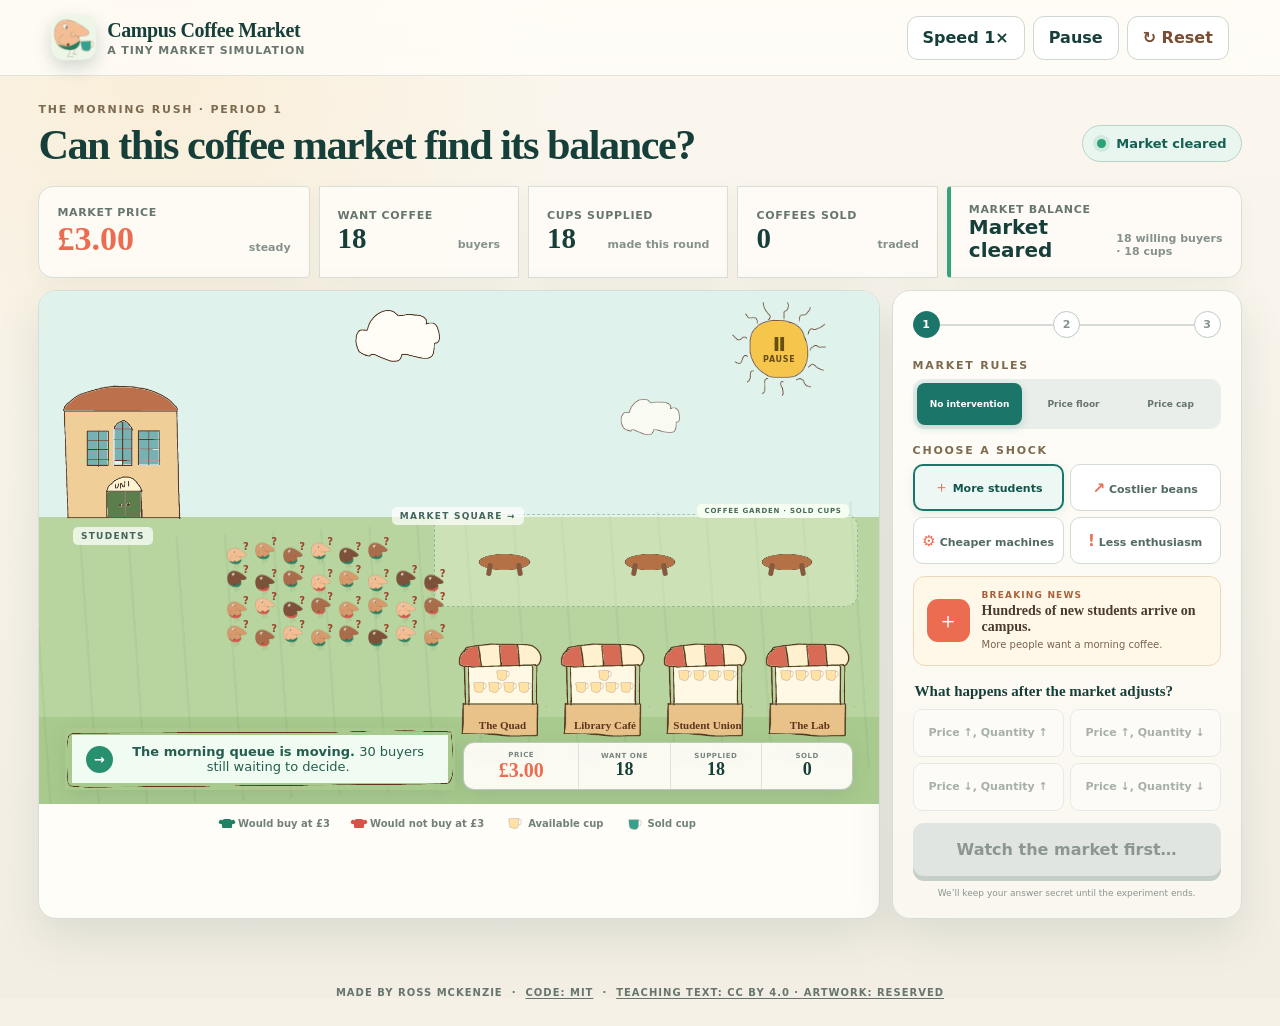
<file: campus-coffee-market/index.html>
<!doctype html>
<html lang="en">
  <head>
    <meta charset="UTF-8" />
    <meta name="viewport" content="width=device-width, initial-scale=1.0" />
    <meta name="theme-color" content="#173f3a" />
    <meta name="description" content="A tiny agent-based coffee market game about price discovery." />
    <meta property="og:title" content="Campus Coffee Market" />
    <meta property="og:description" content="Can a tiny market find its balance? Predict a shock, then watch buyers, coffee shops and prices adjust." />
    <meta property="og:type" content="website" />
    <meta property="og:url" content="https://rossmck94.github.io/campus-coffee-market/" />
    <meta property="og:image" content="https://rossmck94.github.io/campus-coffee-market/social-preview-v3.png" />
    <meta property="og:image:width" content="1200" />
    <meta property="og:image:height" content="630" />
    <meta property="og:image:alt" content="A hand-drawn customer buying coffee from a campus stall." />
    <meta name="twitter:card" content="summary_large_image" />
    <meta name="twitter:title" content="Campus Coffee Market" />
    <meta name="twitter:description" content="An interactive agent-based economics game for university open days." />
    <meta name="twitter:image" content="https://rossmck94.github.io/campus-coffee-market/social-preview-v3.png" />
    <meta name="twitter:image:alt" content="A hand-drawn customer buying coffee from a campus stall." />
    <title>Campus Coffee Market</title>
    <script type="module" crossorigin src="/campus-coffee-market/assets/index-EwYsSI0G.js"></script>
    <link rel="stylesheet" crossorigin href="/campus-coffee-market/assets/index-dgpvRDXJ.css">
  </head>
  <body>
    <div id="app"></div>
  </body>
</html>
</file>
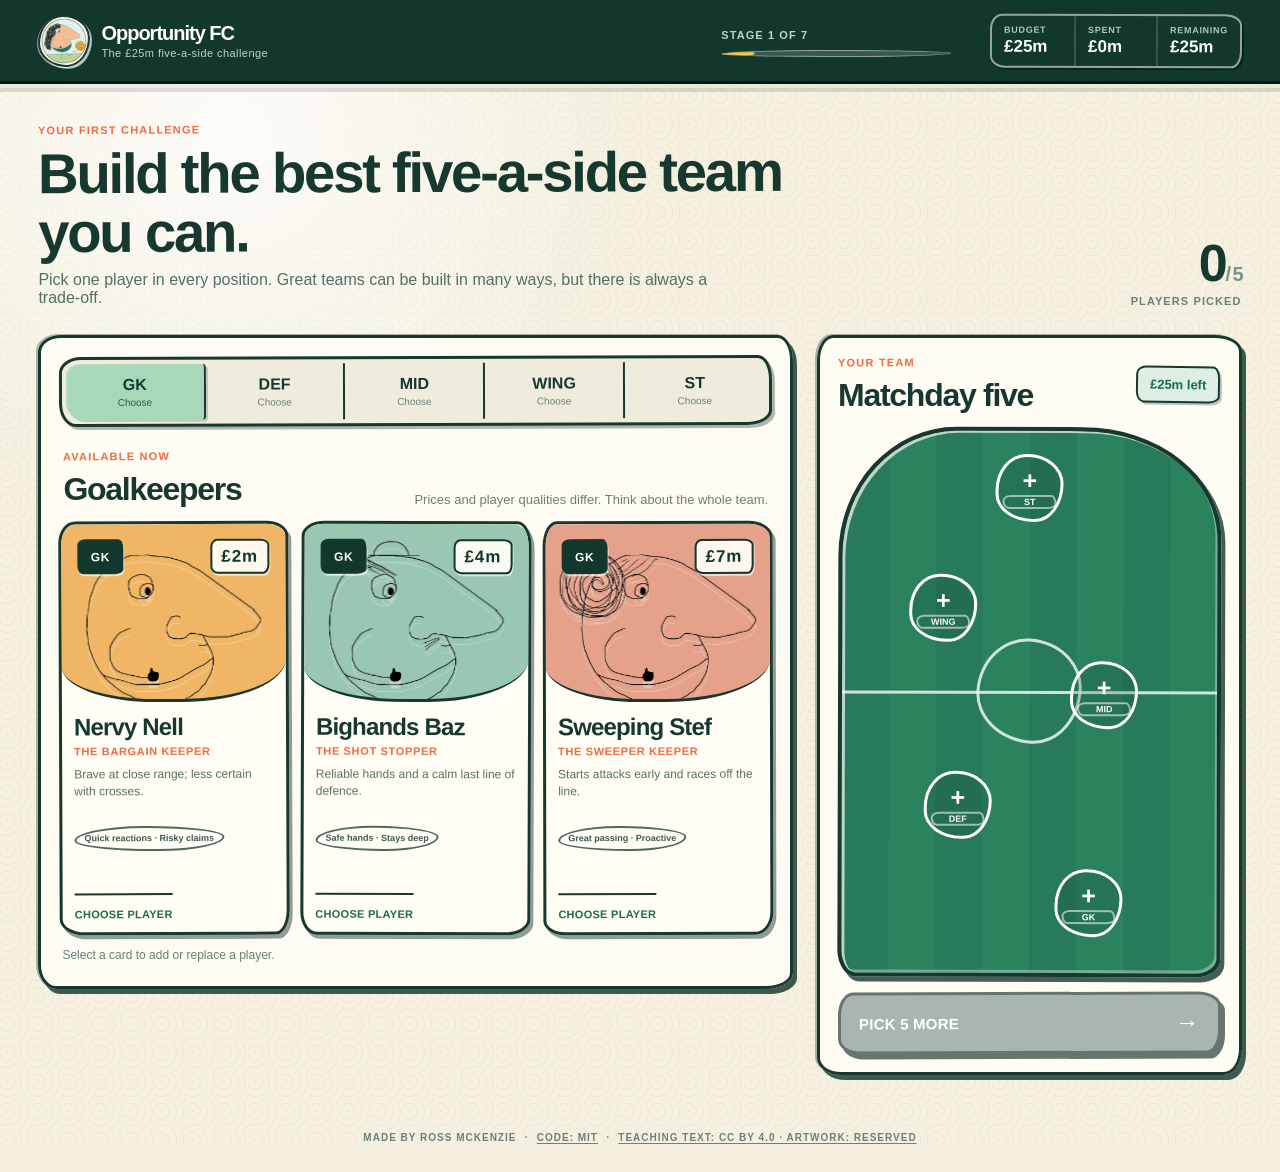
<file: opportunity-fc/index.html>
<!doctype html>
<html lang="en">
  <head>
    <meta charset="UTF-8" />
    <meta name="viewport" content="width=device-width, initial-scale=1.0" />
    <meta name="theme-color" content="#12382d" />
    <meta name="description" content="Build a five-a-side squad and discover the real cost of a superstar signing." />
    <meta property="og:title" content="Opportunity FC" />
    <meta property="og:description" content="Build a five-a-side squad and discover the real cost of a superstar signing." />
    <meta property="og:type" content="website" />
    <meta property="og:url" content="https://rossmck94.github.io/opportunity-fc/" />
    <meta property="og:image" content="https://rossmck94.github.io/opportunity-fc/art/brand/opportunity-fc-link-thumbnail-v4.png" />
    <meta name="twitter:card" content="summary_large_image" />
    <meta name="twitter:title" content="Opportunity FC" />
    <meta name="twitter:description" content="Build a five-a-side squad and discover the real cost of a superstar signing." />
    <meta name="twitter:image" content="https://rossmck94.github.io/opportunity-fc/art/brand/opportunity-fc-link-thumbnail-v4.png" />
    <link rel="icon" type="image/png" href="/opportunity-fc/art/brand/opportunity-fc-icon-v2.png" />
    <title>Opportunity FC</title>
    <script type="module" crossorigin src="/opportunity-fc/assets/index-Dd76mbmJ.js"></script>
    <link rel="stylesheet" crossorigin href="/opportunity-fc/assets/index-BL9ApMF2.css">
  </head>
  <body>
    <div id="app"></div>
  </body>
</html>
</file>
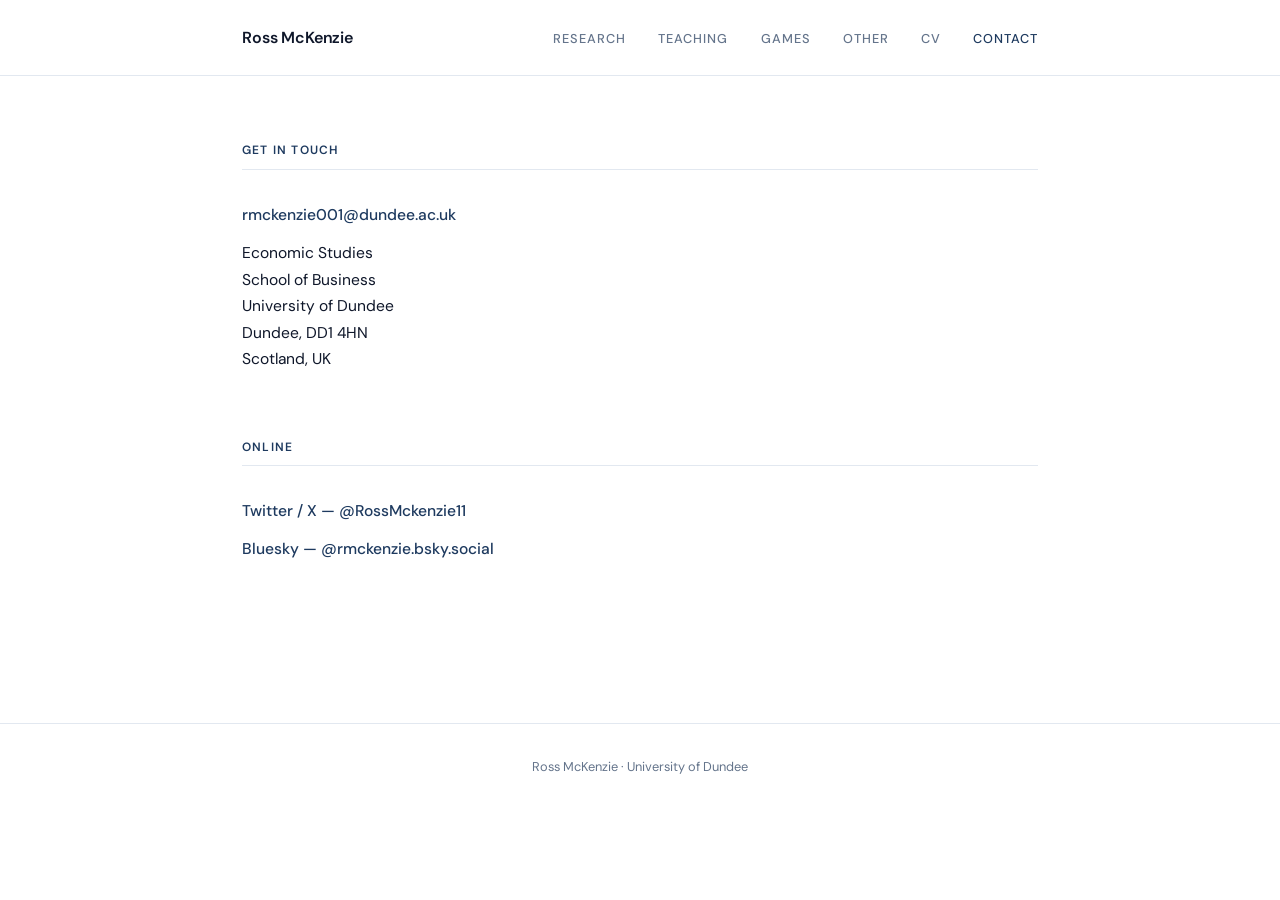
<file: contact.html>
<!DOCTYPE html>
<html lang="en">
<head>
  <meta charset="UTF-8">
  <meta name="viewport" content="width=device-width, initial-scale=1.0">
  <meta name="description" content="Contact Ross McKenzie, Lecturer in Economics at the University of Dundee.">
  <title>Contact — Ross McKenzie</title>
  <link rel="preconnect" href="https://fonts.googleapis.com">
  <link rel="preconnect" href="https://fonts.gstatic.com" crossorigin>
  <link href="https://fonts.googleapis.com/css2?family=DM+Sans:ital,opsz,wght@0,9..40,300;0,9..40,400;0,9..40,500;0,9..40,600;1,9..40,400&display=swap" rel="stylesheet">
  <link rel="stylesheet" href="style.css">
</head>
<body>

  <nav>
    <div class="container">
      <a href="index.html" class="nav-name">Ross McKenzie</a>
      <ul class="nav-links">
        <li><a href="research.html">Research</a></li>
        <li><a href="teaching.html">Teaching</a></li>
        <li><a href="economic-games.html">Games</a></li>
        <li><a href="other-publications.html">Other</a></li>
        <li><a href="cv.pdf">CV</a></li>
        <li><a href="contact.html" class="active">Contact</a></li>
      </ul>
    </div>
  </nav>

  <main>
    <div class="container">

      <section>
        <p class="section-label">Get in Touch</p>
        <hr class="section-divider">
        <div class="contact-block">
          <p>
            <a href="mailto:rmckenzie001@dundee.ac.uk">rmckenzie001@dundee.ac.uk</a>
          </p>
          <p>Economic Studies<br>
          School of Business<br>
          University of Dundee<br>
          Dundee, DD1 4HN<br>
          Scotland, UK</p>
        </div>
      </section>

      <section>
        <p class="section-label">Online</p>
        <hr class="section-divider">
        <div class="contact-block">
          <p><a href="https://twitter.com/RossMckenzie11" target="_blank" rel="noopener">Twitter / X &mdash; @RossMckenzie11</a></p>
          <p><a href="https://bsky.app/profile/rmckenzie.bsky.social" target="_blank" rel="noopener">Bluesky &mdash; @rmckenzie.bsky.social</a></p>
        </div>
      </section>

    </div>
  </main>

  <footer>
    <div class="container">
      Ross McKenzie &middot; University of Dundee
    </div>
  </footer>

</body>
</html>
</file>
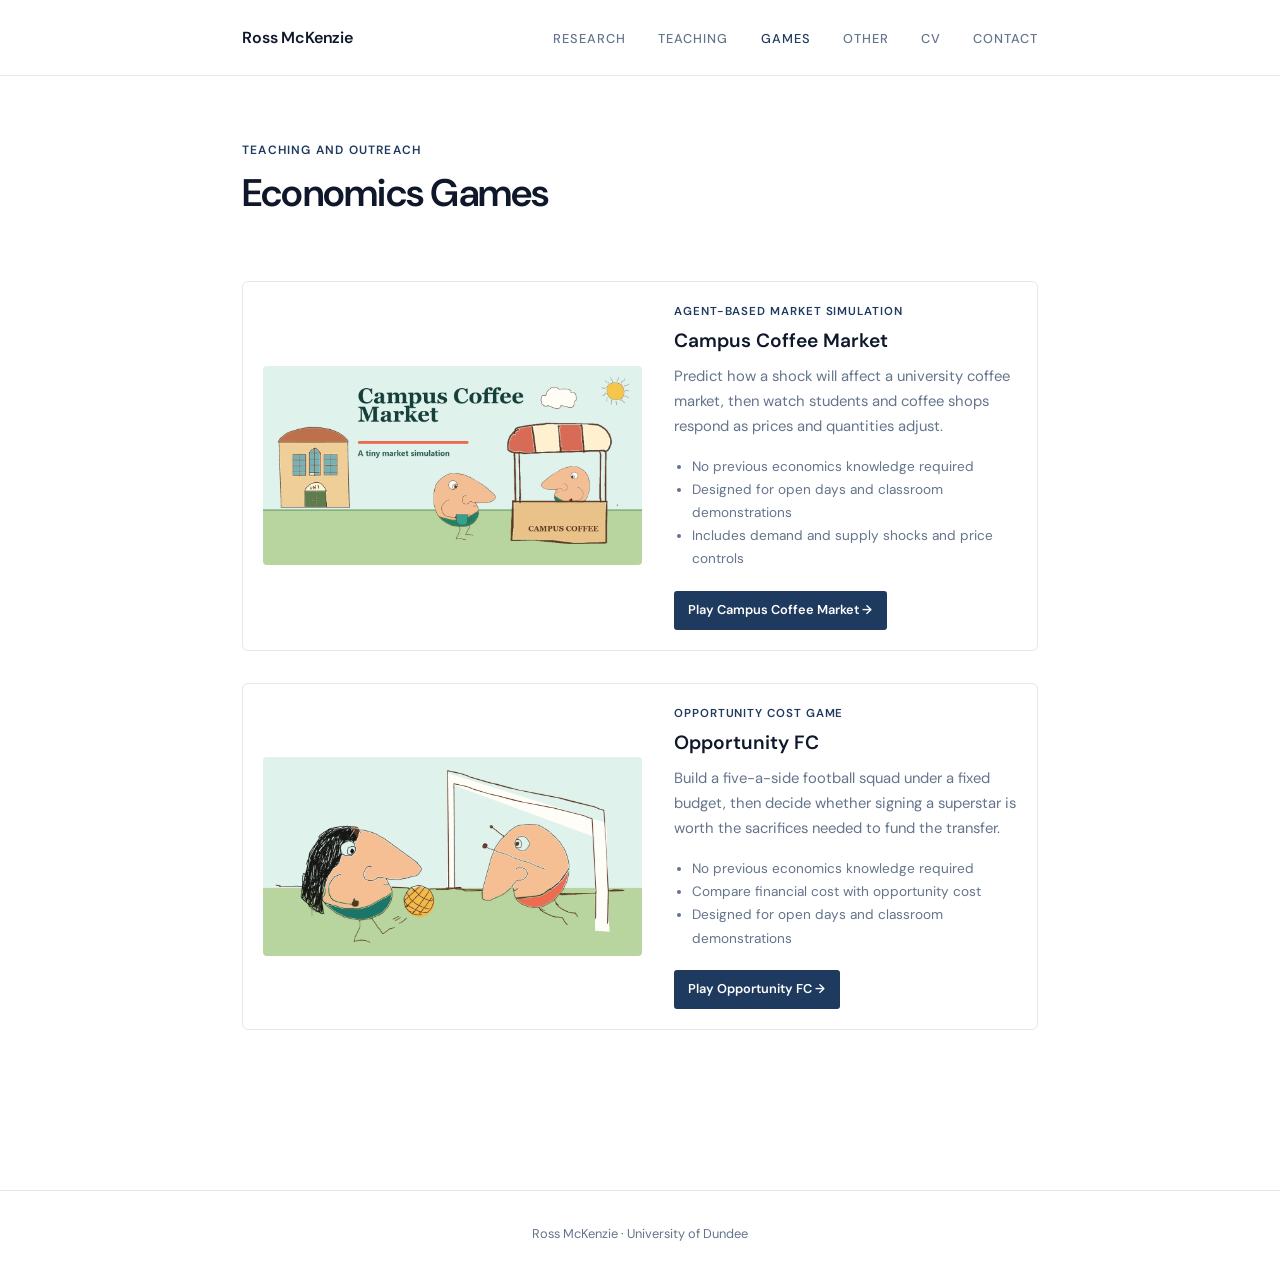
<file: economic-games.html>
<!DOCTYPE html>
<html lang="en">
<head>
  <meta charset="UTF-8">
  <meta name="viewport" content="width=device-width, initial-scale=1.0">
  <meta name="description" content="Interactive economics games for teaching and outreach by Ross McKenzie.">
  <title>Economics Games — Ross McKenzie</title>
  <link rel="preconnect" href="https://fonts.googleapis.com">
  <link rel="preconnect" href="https://fonts.gstatic.com" crossorigin>
  <link href="https://fonts.googleapis.com/css2?family=DM+Sans:ital,opsz,wght@0,9..40,300;0,9..40,400;0,9..40,500;0,9..40,600;1,9..40,400&display=swap" rel="stylesheet">
  <link rel="stylesheet" href="style.css">
</head>
<body>

  <nav>
    <div class="container">
      <a href="index.html" class="nav-name">Ross McKenzie</a>
      <ul class="nav-links">
        <li><a href="research.html">Research</a></li>
        <li><a href="teaching.html">Teaching</a></li>
        <li><a href="economic-games.html" class="active">Games</a></li>
        <li><a href="other-publications.html">Other</a></li>
        <li><a href="cv.pdf">CV</a></li>
        <li><a href="contact.html">Contact</a></li>
      </ul>
    </div>
  </nav>

  <main>
    <div class="container">

      <section>
        <p class="section-label">Teaching and Outreach</p>
        <h1 class="page-title">Economics Games</h1>
      </section>

      <section>
        <article class="game-card">
          <a href="campus-coffee-market/" class="game-preview">
            <img src="campus-coffee-market/social-preview-v3.png" alt="A hand-drawn customer buying coffee from a campus stall">
          </a>
          <div class="game-copy">
            <p class="game-kicker">Agent-based market simulation</p>
            <h2><a href="campus-coffee-market/">Campus Coffee Market</a></h2>
            <p>
              Predict how a shock will affect a university coffee market, then watch students and coffee shops respond as prices and quantities adjust.
            </p>
            <ul class="game-features">
              <li>No previous economics knowledge required</li>
              <li>Designed for open days and classroom demonstrations</li>
              <li>Includes demand and supply shocks and price controls</li>
            </ul>
            <a href="campus-coffee-market/" class="game-link">Play Campus Coffee Market &rarr;</a>
          </div>
        </article>

        <article class="game-card">
          <a href="opportunity-fc/" class="game-preview">
            <img src="opportunity-fc/art/brand/opportunity-fc-link-thumbnail-v4.png" alt="Hand-drawn football players on a green pitch for Opportunity FC">
          </a>
          <div class="game-copy">
            <p class="game-kicker">Opportunity cost game</p>
            <h2><a href="opportunity-fc/">Opportunity FC</a></h2>
            <p>
              Build a five-a-side football squad under a fixed budget, then decide whether signing a superstar is worth the sacrifices needed to fund the transfer.
            </p>
            <ul class="game-features">
              <li>No previous economics knowledge required</li>
              <li>Compare financial cost with opportunity cost</li>
              <li>Designed for open days and classroom demonstrations</li>
            </ul>
            <a href="opportunity-fc/" class="game-link">Play Opportunity FC &rarr;</a>
          </div>
        </article>
      </section>

    </div>
  </main>

  <footer>
    <div class="container">
      Ross McKenzie &middot; University of Dundee
    </div>
  </footer>

</body>
</html>
</file>
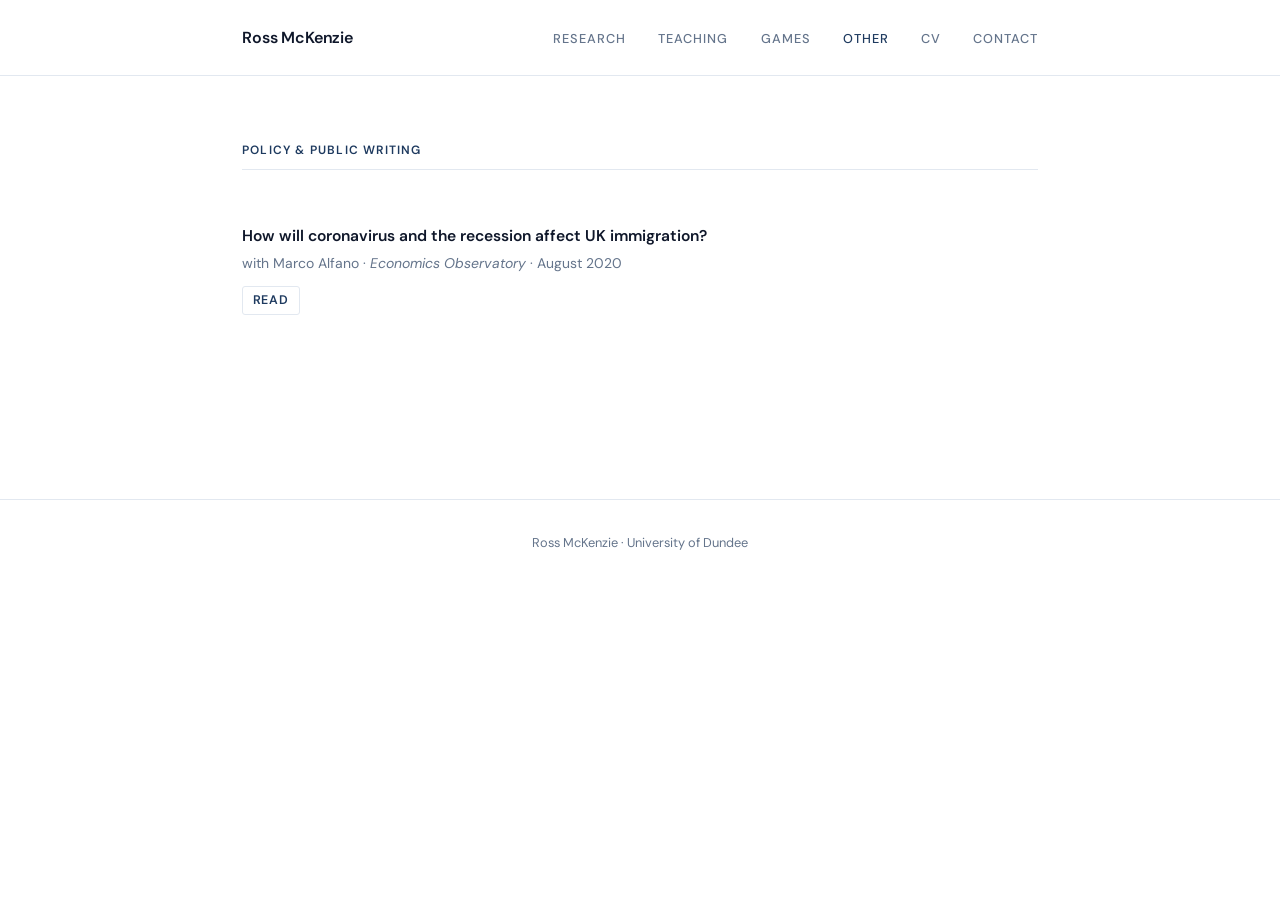
<file: other-publications.html>
<!DOCTYPE html>
<html lang="en">
<head>
  <meta charset="UTF-8">
  <meta name="viewport" content="width=device-width, initial-scale=1.0">
  <meta name="description" content="Policy writing and other publications by Ross McKenzie.">
  <title>Other Publications — Ross McKenzie</title>
  <link rel="preconnect" href="https://fonts.googleapis.com">
  <link rel="preconnect" href="https://fonts.gstatic.com" crossorigin>
  <link href="https://fonts.googleapis.com/css2?family=DM+Sans:ital,opsz,wght@0,9..40,300;0,9..40,400;0,9..40,500;0,9..40,600;1,9..40,400&display=swap" rel="stylesheet">
  <link rel="stylesheet" href="style.css">
</head>
<body>

  <nav>
    <div class="container">
      <a href="index.html" class="nav-name">Ross McKenzie</a>
      <ul class="nav-links">
        <li><a href="research.html">Research</a></li>
        <li><a href="teaching.html">Teaching</a></li>
        <li><a href="economic-games.html">Games</a></li>
        <li><a href="other-publications.html" class="active">Other</a></li>
        <li><a href="cv.pdf">CV</a></li>
        <li><a href="contact.html">Contact</a></li>
      </ul>
    </div>
  </nav>

  <main>
    <div class="container">

      <section>
        <p class="section-label">Policy &amp; Public Writing</p>
        <hr class="section-divider">
        <ul class="pub-list">

          <li class="pub-item">
            <p class="pub-title">How will coronavirus and the recession affect UK immigration?</p>
            <p class="pub-meta">with Marco Alfano &middot; <em>Economics Observatory</em> &middot; August 2020</p>
            <div class="pub-links">
              <a href="https://www.economicsobservatory.com/how-will-coronavirus-and-recession-affect-uk-immigration" class="pub-link" target="_blank" rel="noopener">Read</a>
            </div>
          </li>

        </ul>
      </section>

    </div>
  </main>

  <footer>
    <div class="container">
      Ross McKenzie &middot; University of Dundee
    </div>
  </footer>

</body>
</html>
</file>
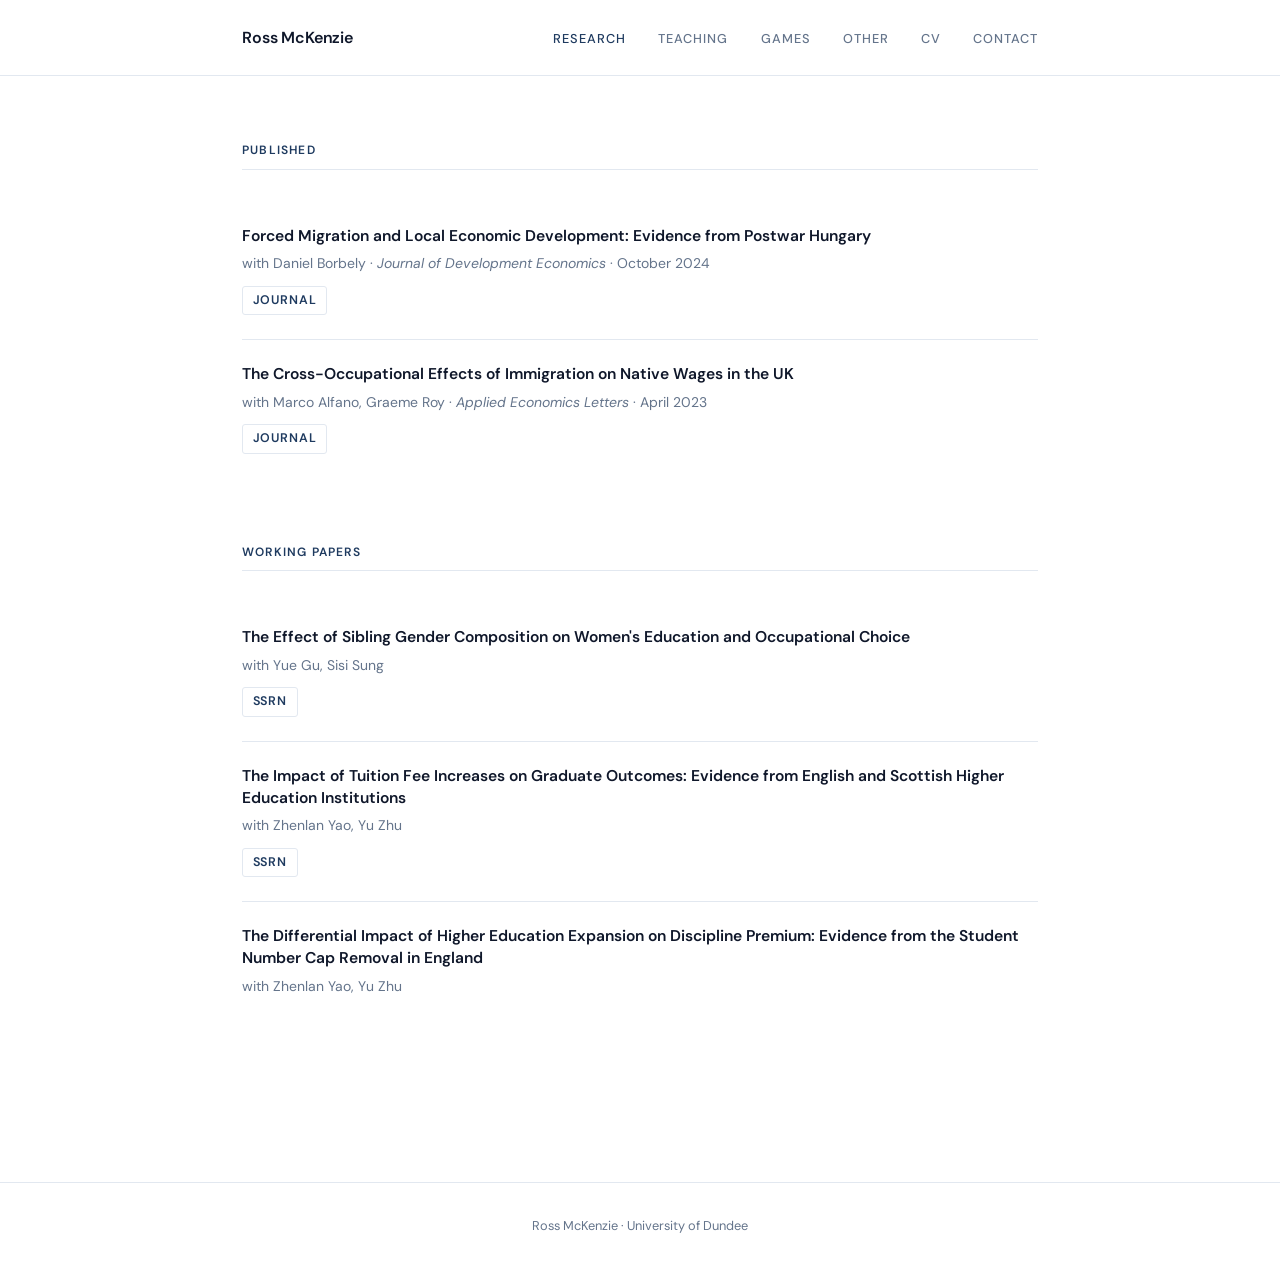
<file: research.html>
<!DOCTYPE html>
<html lang="en">
<head>
  <meta charset="UTF-8">
  <meta name="viewport" content="width=device-width, initial-scale=1.0">
  <meta name="description" content="Research by Ross McKenzie — publications and working papers in labour economics, migration, and education.">
  <title>Research — Ross McKenzie</title>
  <link rel="preconnect" href="https://fonts.googleapis.com">
  <link rel="preconnect" href="https://fonts.gstatic.com" crossorigin>
  <link href="https://fonts.googleapis.com/css2?family=DM+Sans:ital,opsz,wght@0,9..40,300;0,9..40,400;0,9..40,500;0,9..40,600;1,9..40,400&display=swap" rel="stylesheet">
  <link rel="stylesheet" href="style.css">
</head>
<body>

  <nav>
    <div class="container">
      <a href="index.html" class="nav-name">Ross McKenzie</a>
      <ul class="nav-links">
        <li><a href="research.html" class="active">Research</a></li>
        <li><a href="teaching.html">Teaching</a></li>
        <li><a href="economic-games.html">Games</a></li>
        <li><a href="other-publications.html">Other</a></li>
        <li><a href="cv.pdf">CV</a></li>
        <li><a href="contact.html">Contact</a></li>
      </ul>
    </div>
  </nav>

  <main>
    <div class="container">

      <section>
        <p class="section-label">Published</p>
        <hr class="section-divider">
        <ul class="pub-list">

          <li class="pub-item">
            <p class="pub-title">
              <a href="https://doi.org/10.1016/j.jdeveco.2024.103355" target="_blank" rel="noopener">
                Forced Migration and Local Economic Development: Evidence from Postwar Hungary
              </a>
            </p>
            <p class="pub-meta">with Daniel Borbely &middot; <em>Journal of Development Economics</em> &middot; October 2024</p>
            <div class="pub-links">
              <a href="https://doi.org/10.1016/j.jdeveco.2024.103355" class="pub-link" target="_blank" rel="noopener">Journal</a>
            </div>
          </li>

          <li class="pub-item">
            <p class="pub-title">
              <a href="https://doi.org/10.1080/13504851.2023.2204213" target="_blank" rel="noopener">
                The Cross-Occupational Effects of Immigration on Native Wages in the UK
              </a>
            </p>
            <p class="pub-meta">with Marco Alfano, Graeme Roy &middot; <em>Applied Economics Letters</em> &middot; April 2023</p>
            <div class="pub-links">
              <a href="https://doi.org/10.1080/13504851.2023.2204213" class="pub-link" target="_blank" rel="noopener">Journal</a>
            </div>
          </li>

        </ul>
      </section>

      <section>
        <p class="section-label">Working Papers</p>
        <hr class="section-divider">
        <ul class="pub-list">

          <li class="pub-item">
            <p class="pub-title">
              The Effect of Sibling Gender Composition on Women's Education and Occupational Choice
            </p>
            <p class="pub-meta">with Yue Gu, Sisi Sung</p>
            <div class="pub-links">
              <a href="https://dx.doi.org/10.2139/ssrn.5397146" class="pub-link" target="_blank" rel="noopener">SSRN</a>
            </div>
          </li>

          <li class="pub-item">
            <p class="pub-title">
              The Impact of Tuition Fee Increases on Graduate Outcomes: Evidence from English and Scottish Higher Education Institutions
            </p>
            <p class="pub-meta">with Zhenlan Yao, Yu Zhu</p>
            <div class="pub-links">
              <a href="https://dx.doi.org/10.2139/ssrn.6987140" class="pub-link" target="_blank" rel="noopener">SSRN</a>
            </div>
          </li>

          <li class="pub-item">
            <p class="pub-title">
              The Differential Impact of Higher Education Expansion on Discipline Premium: Evidence from the Student Number Cap Removal in England
            </p>
            <p class="pub-meta">with Zhenlan Yao, Yu Zhu</p>
          </li>

        </ul>
      </section>

    </div>
  </main>

  <footer>
    <div class="container">
      Ross McKenzie &middot; University of Dundee
    </div>
  </footer>

</body>
</html>
</file>
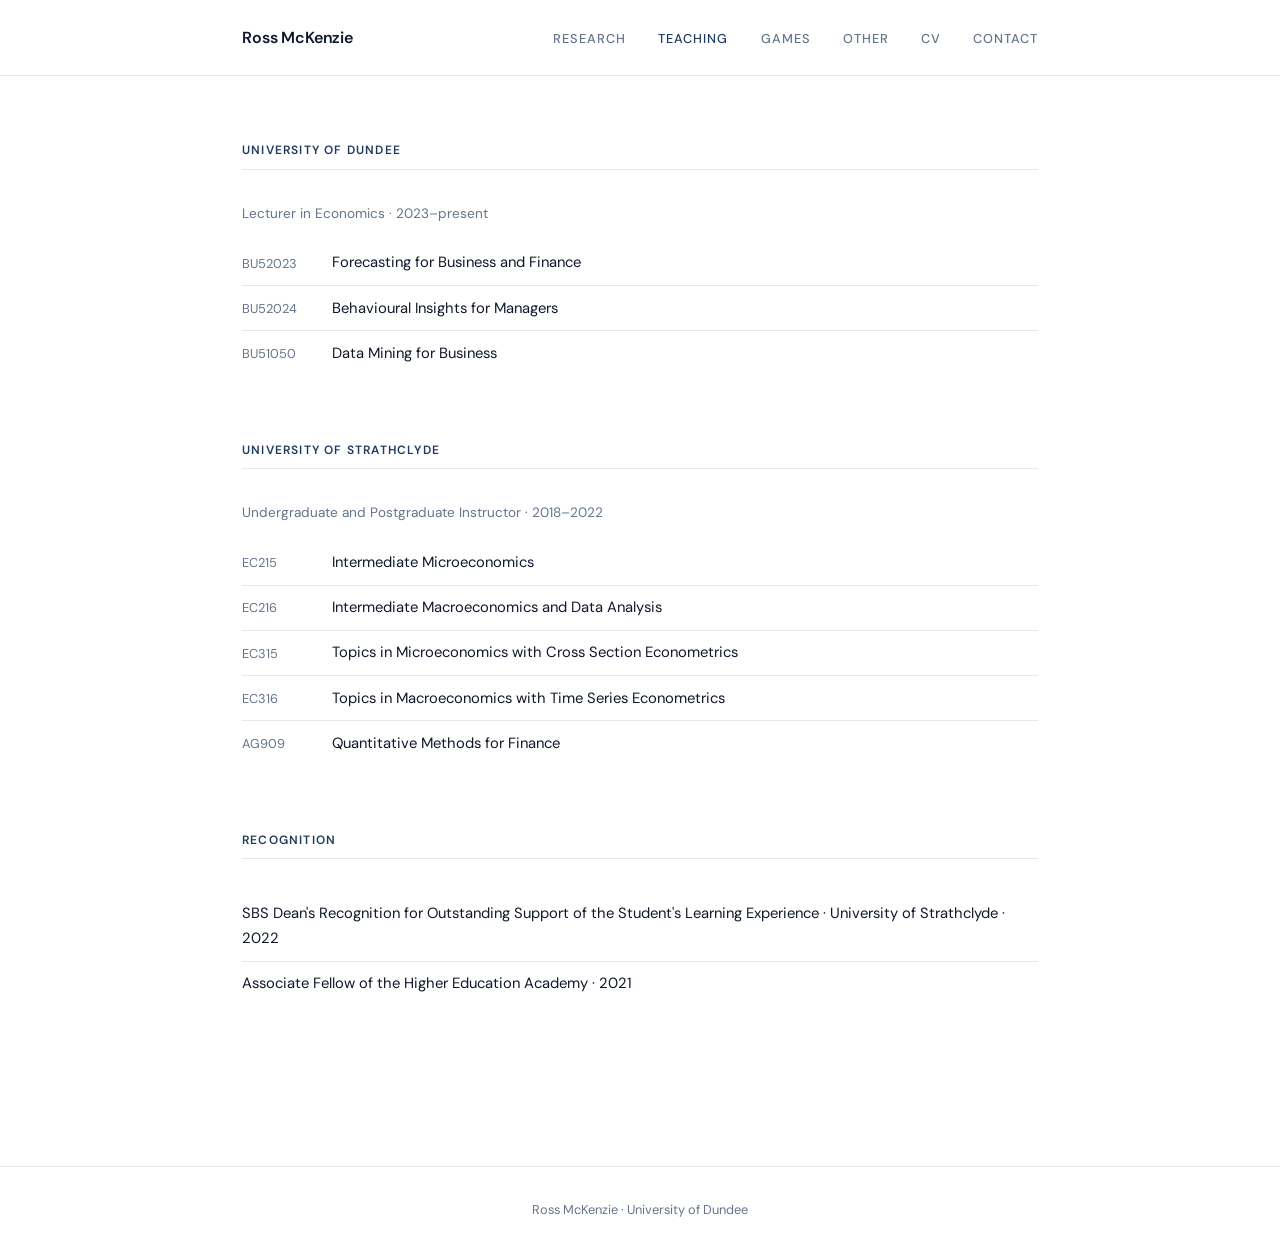
<file: teaching.html>
<!DOCTYPE html>
<html lang="en">
<head>
  <meta charset="UTF-8">
  <meta name="viewport" content="width=device-width, initial-scale=1.0">
  <meta name="description" content="Teaching by Ross McKenzie at the University of Dundee and University of Strathclyde.">
  <title>Teaching — Ross McKenzie</title>
  <link rel="preconnect" href="https://fonts.googleapis.com">
  <link rel="preconnect" href="https://fonts.gstatic.com" crossorigin>
  <link href="https://fonts.googleapis.com/css2?family=DM+Sans:ital,opsz,wght@0,9..40,300;0,9..40,400;0,9..40,500;0,9..40,600;1,9..40,400&display=swap" rel="stylesheet">
  <link rel="stylesheet" href="style.css">
</head>
<body>

  <nav>
    <div class="container">
      <a href="index.html" class="nav-name">Ross McKenzie</a>
      <ul class="nav-links">
        <li><a href="research.html">Research</a></li>
        <li><a href="teaching.html" class="active">Teaching</a></li>
        <li><a href="economic-games.html">Games</a></li>
        <li><a href="other-publications.html">Other</a></li>
        <li><a href="cv.pdf">CV</a></li>
        <li><a href="contact.html">Contact</a></li>
      </ul>
    </div>
  </nav>

  <main>
    <div class="container">

      <section>
        <p class="section-label">University of Dundee</p>
        <hr class="section-divider">
        <div class="teaching-block">
          <p class="period">Lecturer in Economics &middot; 2023&ndash;present</p>
          <ul class="course-list">
            <li>
              <span class="course-code">BU52023</span>
              <span>Forecasting for Business and Finance</span>
            </li>
            <li>
              <span class="course-code">BU52024</span>
              <span>Behavioural Insights for Managers</span>
            </li>
            <li>
              <span class="course-code">BU51050</span>
              <span>Data Mining for Business</span>
            </li>
          </ul>
        </div>
      </section>

      <section>
        <p class="section-label">University of Strathclyde</p>
        <hr class="section-divider">
        <div class="teaching-block">
          <p class="period">Undergraduate and Postgraduate Instructor &middot; 2018&ndash;2022</p>
          <ul class="course-list">
            <li>
              <span class="course-code">EC215</span>
              <span>Intermediate Microeconomics</span>
            </li>
            <li>
              <span class="course-code">EC216</span>
              <span>Intermediate Macroeconomics and Data Analysis</span>
            </li>
            <li>
              <span class="course-code">EC315</span>
              <span>Topics in Microeconomics with Cross Section Econometrics</span>
            </li>
            <li>
              <span class="course-code">EC316</span>
              <span>Topics in Macroeconomics with Time Series Econometrics</span>
            </li>
            <li>
              <span class="course-code">AG909</span>
              <span>Quantitative Methods for Finance</span>
            </li>
          </ul>
        </div>
      </section>

      <section>
        <p class="section-label">Recognition</p>
        <hr class="section-divider">
        <ul class="award-list">
          <li>SBS Dean's Recognition for Outstanding Support of the Student's Learning Experience &middot; University of Strathclyde &middot; 2022</li>
          <li>Associate Fellow of the Higher Education Academy &middot; 2021</li>
        </ul>
      </section>

    </div>
  </main>

  <footer>
    <div class="container">
      Ross McKenzie &middot; University of Dundee
    </div>
  </footer>

</body>
</html>
</file>
<file: campus-coffee-market/assets/index-dgpvRDXJ.css>
:root{color:#173f3a;font-synthesis:none;text-rendering:optimizelegibility;--ink:#173f3a;--muted:#66766f;--paper:#fffdf8;--cream:#f6f1e7;--green:#1b7569;--green-dark:#10564e;--coral:#ec6c52;--gold:#f2b94b;--line:#d9ded6;--shadow:0 18px 45px #1f433b1c;background:#f6f1e7;font-family:Inter,ui-sans-serif,system-ui,-apple-system,BlinkMacSystemFont,Segoe UI,sans-serif}*{box-sizing:border-box}body{background:radial-gradient(circle at 12% 4%,#f2b94b24,#0000 26rem),linear-gradient(#fbf7ef,#f3eee4);min-width:320px;min-height:100vh;margin:0}button,fieldset{font:inherit}button{-webkit-tap-highlight-color:transparent}button:focus-visible,a:focus-visible{outline-offset:3px;outline:3px solid #f2b94b}.topbar{-webkit-backdrop-filter:blur(16px);backdrop-filter:blur(16px);background:#fffdf8d1;border-bottom:1px solid #173f3a1f;justify-content:space-between;align-items:center;min-height:76px;padding:12px clamp(18px,4vw,64px);display:flex}.brand{color:inherit;align-items:center;gap:11px;text-decoration:none;display:flex}.brand-mark{background:#eef6e8;border-radius:13px;width:45px;height:45px;display:block;position:relative;overflow:hidden;transform:rotate(-2deg);box-shadow:0 7px 17px #173f3a33}.brand-mark:before{content:"";background:url(/campus-coffee-market/art/sketches/coloured/customer-green-trousers-exact.png) 50%/contain no-repeat;position:absolute;inset:3px 6px 2px 3px}.brand-mark:after{content:"";background:url(/campus-coffee-market/art/sketches/coloured/cup-sold-exact.png) 50%/contain no-repeat;width:14px;height:11px;position:absolute;bottom:8px;right:2px}.brand strong{letter-spacing:-.02em;font-family:Georgia,serif;font-size:20px;display:block}.brand small{color:var(--muted);letter-spacing:.08em;text-transform:uppercase;margin-top:2px;font-size:11px;font-weight:700;display:block}.header-actions{gap:8px;display:flex}.icon-button{min-height:44px;color:var(--ink);cursor:pointer;background:#fff;border:1px solid #cfd7d1;border-radius:11px;padding:0 15px;font-weight:750}.icon-button:hover{background:#f1f6f3;border-color:#afc2b9}.icon-button:disabled{cursor:default;opacity:.6}.icon-button.reset{color:#7a4d35}.page-shell{width:min(1450px,100% - clamp(24px,6vw,88px));margin:0 auto;padding:27px 0 50px}.intro-row{justify-content:space-between;align-items:end;gap:20px;margin-bottom:20px;display:flex}.eyebrow,.control-kicker{color:#7c6b4f;letter-spacing:.16em;margin:0 0 7px;font-size:11px;font-weight:850}h1,h2{letter-spacing:-.035em;font-family:Georgia,Times New Roman,serif}h1{max-width:790px;color:var(--ink);margin:0;font-size:clamp(30px,3.3vw,48px);line-height:1.02}h2{margin:0;font-size:clamp(24px,2.2vw,34px)}.phase-pill{color:#146154;background:#e9f5ef;border:1px solid #b8d4ca;border-radius:100px;flex:none;margin-bottom:4px;padding:10px 14px;font-size:13px;font-weight:800}.phase-pill span{background:#2ca176;border-radius:50%;width:9px;height:9px;margin-right:6px;display:inline-block;box-shadow:0 0 0 4px #2ca17621}.phase-pill.shortage{color:#a43f2d;background:#fff0e7;border-color:#efbaa9}.phase-pill.shortage span{background:var(--coral);box-shadow:0 0 0 4px #ec6c5224}.phase-pill.surplus{color:#7a5a11;background:#fff7db;border-color:#e7ca73}.phase-pill.surplus span{background:#d89d23;box-shadow:0 0 0 4px #d89d2321}.metrics{grid-template-columns:1.15fr repeat(3,.85fr) 1.25fr;gap:9px;margin-bottom:12px;display:grid}.metric{background:#fffdf8d6;border:1px solid #d9ded7;grid-template-columns:auto auto;align-content:center;min-height:92px;padding:15px 18px;display:grid;box-shadow:0 6px 20px #1f433b0a}.metric:first-child{border-radius:15px 4px 4px 15px}.metric:last-child{border-radius:4px 15px 15px 4px}.metric>span{color:var(--muted);letter-spacing:.06em;text-transform:uppercase;grid-column:1/-1;font-size:11px;font-weight:800}.metric strong{color:var(--ink);align-self:baseline;font-family:Georgia,serif;font-size:29px;line-height:1.15}.metric em{color:#85918c;place-self:end;margin-bottom:4px;font-size:11px;font-style:normal;font-weight:750}.price-metric strong{color:var(--coral);font-size:34px}.imbalance-metric{border-left:4px solid #36a37c}.imbalance-metric strong{font-family:inherit;font-size:20px}.imbalance-metric.shortage{border-left-color:var(--coral);background:#fff8f4}.imbalance-metric.shortage strong{color:#b9432d}.imbalance-metric.surplus{border-left-color:var(--gold);background:#fffaf0}.imbalance-metric.surplus strong{color:#8b6413}.game-layout{grid-template-columns:minmax(0,1fr) 350px;align-items:stretch;gap:12px;display:grid}.market-panel,.control-panel{background:var(--paper);box-shadow:var(--shadow);border:1px solid #d8ded6;border-radius:18px}.market-panel{min-width:0;overflow:hidden}.market-scene{isolation:isolate;background:linear-gradient(#dff2ec 0 44%,#b8d59f 44% 83%,#a9ca8e 83%);height:clamp(485px,57vh,650px);position:relative;overflow:hidden}.market-scene:before{content:"";z-index:-1;background:repeating-linear-gradient(86deg,#0000 0 45px,#43744c12 46px 48px);height:52%;position:absolute;inset:45% -10% auto;transform:skewY(-3deg)}.scene-sky{position:absolute;inset:0 0 56%;overflow:hidden}.sun{color:#674d12;background:#f8ca5f;border:0;border-radius:50%;place-content:center;gap:1px;width:76px;height:76px;padding:0;display:grid;position:absolute;top:11%;right:8%;box-shadow:0 0 0 13px #f8ca5f2e,0 7px 18px #6a4d1324}.sun-control{z-index:3;cursor:pointer;transition:transform .18s,box-shadow .18s,background .18s}.sun-control:hover:not(:disabled){transform:scale(1.06);box-shadow:0 0 0 16px #f8ca5f33,0 9px 22px #6a4d1333}.sun-control:active:not(:disabled){transform:scale(.96)}.sun-control span{letter-spacing:-4px;font-size:20px;font-weight:950;line-height:1;transform:translate(-2px)}.sun-control small{letter-spacing:.09em;font-size:8px;font-weight:950}.sun-control.paused{color:#fff;background:var(--coral);box-shadow:0 0 0 13px #ec6c522e,0 7px 18px #6a35272b}.sun-control.paused span{letter-spacing:0;transform:translate(1px)}.sun-control.next-round{color:#fff;background:var(--teal);animation:1.15s ease-in-out infinite alternate nextRoundPrompt;box-shadow:0 0 0 13px #18786d2e,0 7px 18px #28504833}.sun-control.next-round span{letter-spacing:0;transform:none}.sun-control.next-round small{max-width:58px;line-height:1.05}.sun-control:disabled{cursor:default;color:#4b462cb3;background:#efd681;box-shadow:0 0 0 10px #efd68126}body[data-art-style=sketches] .sun{color:#674d12;width:98px;height:98px;box-shadow:none;background-color:#0000;background-image:url(/campus-coffee-market/art/sketches/coloured/sun-exact.png);background-position:50%;background-repeat:no-repeat;background-size:contain;border-radius:0;top:4%;right:6%}body[data-art-style=sketches] .sun-control:hover:not(:disabled){box-shadow:none;filter:drop-shadow(0 7px 7px #6a4d132e)}body[data-art-style=sketches] .sun-control.paused,body[data-art-style=sketches] .sun-control.next-round,body[data-art-style=sketches] .sun-control:disabled{box-shadow:none;background-color:#0000;background-image:url(/campus-coffee-market/art/sketches/coloured/sun-exact.png)}body[data-art-style=sketches] .sun-control.paused{color:#a33f31}body[data-art-style=sketches] .sun-control.next-round{color:#176f64}body[data-art-style=sketches] .sun-control:disabled{opacity:.72}.policy-sign{z-index:6;color:#fff;text-align:center;background:#a7672f;border:3px solid #f7f0dc;border-radius:5px;outline:2px solid #704c2f;min-width:118px;padding:7px 10px;position:absolute;top:10%;left:32%;transform:rotate(-1deg);box-shadow:0 5px #57361f2e}.policy-sign[hidden]{display:none}.policy-sign small,.policy-sign strong{display:block}.policy-sign small{letter-spacing:.13em;opacity:.82;font-size:7px;font-weight:900}.policy-sign strong{margin-top:2px;font-size:12px;line-height:1}.policy-sign.price-cap{background:#b94f3d}.policy-sign.price-floor{background:#39786d}.cloud{background:#ffffffc2;border-radius:20px;width:85px;height:20px;position:absolute}.cloud:before,.cloud:after{content:"";background:inherit;border-radius:50%;position:absolute;bottom:0}.cloud:before{width:33px;height:33px;left:15px}.cloud:after{width:27px;height:27px;right:13px}.cloud-one{top:18%;left:40%}.cloud-two{opacity:.8;top:38%;left:69%;transform:scale(.7)}body[data-art-style=sketches] .cloud{background-color:#0000;background-image:url(/campus-coffee-market/art/sketches/coloured/cloud-exact.png);background-position:50%;background-repeat:no-repeat;background-size:contain;border-radius:0;width:96px;height:58px}body[data-art-style=sketches] .cloud:before,body[data-art-style=sketches] .cloud:after{display:none}body[data-art-style=sketches] .cloud-one{top:7%;left:37%}body[data-art-style=sketches] .cloud-two{top:43%;left:67%}@keyframes nextRoundPrompt{0%{transform:scale(1)}to{transform:scale(1.06)}}.campus-building{z-index:1;background:#d8b180;border-bottom:8px solid #b88960;border-radius:4px 4px 0 0;justify-content:center;align-items:center;gap:8%;width:27%;height:18%;display:flex;position:absolute;top:25.5%;left:3.5%;box-shadow:0 10px #d8b180,0 18px #b88960}.campus-building:before{content:"";border-bottom:20px solid #8e5b42;border-left:17px solid #0000;border-right:17px solid #0000;position:absolute;top:-19px;left:-7%;right:-7%}.campus-building i{background:#eef7ec;border-radius:50% 50% 0 0;width:9%;height:42%;box-shadow:inset 0 0 0 3px #7b654e}.campus-building .flag{background:var(--coral);color:#fff;letter-spacing:.1em;padding:3px 7px;font-size:8px;font-weight:900;position:absolute;top:-37px;left:50%}.campus-building .flag:before{content:"";background:#5b4d3c;width:2px;height:28px;position:absolute;top:-3px;left:-3px}body[data-art-style=sketches] .campus-building{width:28%;height:27%;box-shadow:none;background:url(/campus-coffee-market/art/sketches/coloured/university-building-exact.png) 0 100%/contain no-repeat;border:0;border-radius:0;display:block;top:18%;left:2.5%}body[data-art-style=sketches] .campus-building:before,body[data-art-style=sketches] .campus-building>*{display:none}.zone-label{z-index:3;color:#44655a;letter-spacing:.14em;background:#ffffffb8;border-radius:5px;padding:4px 8px;font-size:9px;font-weight:900;position:absolute}.students-label{top:46%;left:4%}.queue-label{top:42%;left:42%}.seating-area{z-index:2;background:#eff8e059;border:1px dashed #34695057;border-radius:13px;height:18%;position:absolute;top:43.5%;left:47%;right:2.5%}.seating-area>span{color:#47695c;letter-spacing:.11em;background:#f9fff2e6;border-radius:5px;padding:3px 7px;font-size:7px;font-weight:950;position:absolute;top:-11px;right:8px}.garden-table{background:#b77a4e;border-radius:5px;width:11%;height:8px;position:absolute;top:48%;box-shadow:0 3px #8f603f}.garden-table:before,.garden-table:after{content:"";background:#865a3f;border-radius:2px;width:5px;height:18px;position:absolute;top:-5px}.garden-table:before{left:18%;transform:rotate(10deg)}.garden-table:after{right:18%;transform:rotate(-10deg)}.garden-table.table-one{left:10%}.garden-table.table-two{left:44.5%}.garden-table.table-three{right:10%}body[data-art-style=sketches] .garden-table{width:13%;height:18px;box-shadow:none;background:url(/campus-coffee-market/art/sketches/coloured/market-table-exact.png) 50%/100% 100% no-repeat;border-radius:0;top:42%}body[data-art-style=sketches] .garden-table:before,body[data-art-style=sketches] .garden-table:after{height:13px;top:10px}.people-layer{z-index:5;pointer-events:none;position:absolute;inset:0}.person{left:var(--x);top:var(--y);width:14px;height:24px;transition:left .72s cubic-bezier(.2,.8,.3,1),top .72s cubic-bezier(.2,.8,.3,1),opacity .45s;transition-delay:var(--delay);position:absolute;transform:translate(-50%,-50%)}.person:before{content:"";background:#e3a879;border-radius:50%;width:9px;height:9px;position:absolute;top:0;left:3px;box-shadow:0 0 0 1px #4230241f}.person i{border-radius:5px 5px 2px 2px;width:11px;height:10px;position:absolute;top:9px;left:2px}.person b:before,.person b:after{content:"";background:#365b55;border-radius:2px;width:3px;height:6px;position:absolute;top:18px}.person b:before{left:3px;transform:rotate(5deg)}.person b:after{right:2px;transform:rotate(-5deg)}.person.willing-at-three i{background:#218263}.person.unwilling-at-three i{background:#d65348}.person.inactive{opacity:.62}.person.inactive:after{content:"×";color:#9e4136;font-size:11px;font-weight:900;position:absolute;top:-5px;left:10px}.agent-thought{color:#8b3829;text-align:center;background:#fff4ee;border:1px solid #e8a492;border-radius:6px;width:max-content;max-width:118px;padding:3px 6px;font-size:8px;font-weight:900;display:none;position:absolute;top:-22px;left:12px;box-shadow:0 3px 8px #4e30221f}.agent-thought:before{content:"";background:#fff4ee;border-bottom:1px solid #e8a492;border-right:1px solid #e8a492;width:6px;height:6px;position:absolute;bottom:-4px;left:5px;transform:rotate(45deg)}.person.turning-away{opacity:1;filter:none;z-index:8;transition-duration:1.15s}.person.turning-away i{transform:scaleX(-1)}.person.turning-away:after{content:"↙";color:#a03d2c;font-size:12px;top:3px;left:-9px}.person.turning-away .agent-thought{animation:.72s both thoughtPop;display:block}.person.satisfied{z-index:9}.person.satisfied .agent-thought{color:#1c6659;background:#f0fbf5;border-color:#7bbba8;animation:.72s both thoughtPop;display:block}.person.satisfied .agent-thought:before{background:#f0fbf5;border-color:#7bbba8}.person.queued{animation:.85s ease-in-out infinite alternate waiting;animation-delay:var(--delay)}.person.queued:after{content:"?";color:#9c432f;font-size:10px;font-weight:900;position:absolute;top:-7px;left:10px}.person.no-coffee:after{content:"!";color:#a03d2c;font-size:12px}.person.sold-out-speaker .agent-thought{animation:.72s both thoughtPop;display:block}.person.served{animation:1.1s ease-in-out infinite alternate happy;animation-delay:var(--delay)}.person.served:after{content:"";background:#35a08e;border:1px solid #225f57;border-radius:1px 1px 3px 3px;width:6px;height:5px;position:absolute;top:10px;right:-4px;box-shadow:2px 0 0 -1px #eef8f4,3px 0 0 -1px #225f57}.person.entrant i{box-shadow:0 0 0 3px var(--coral);outline:2px solid #fff}body[data-art-style=sketches] .person{width:20px;height:23px}body[data-art-style=sketches] .person:before,body[data-art-style=sketches] .person b{display:none}body[data-art-style=sketches] .person i{transform-origin:50%;background-color:#0000;background-position:50%;background-repeat:no-repeat;background-size:contain;border-radius:0;width:100%;height:100%;top:0;left:0}body[data-art-style=sketches] .person.willing-at-three i{background-image:url(/campus-coffee-market/art/sketches/coloured/customer-green-trousers-exact.png)}body[data-art-style=sketches] .person.unwilling-at-three i{background-image:url(/campus-coffee-market/art/sketches/coloured/customer-red-trousers-exact.png)}body[data-art-style=sketches] .person.skin-warm-tan.willing-at-three i{background-image:url(/campus-coffee-market/art/sketches/coloured/customer-warm-tan-green-trousers-exact.png)}body[data-art-style=sketches] .person.skin-warm-tan.unwilling-at-three i{background-image:url(/campus-coffee-market/art/sketches/coloured/customer-warm-tan-red-trousers-exact.png)}body[data-art-style=sketches] .person.skin-brown.willing-at-three i{background-image:url(/campus-coffee-market/art/sketches/coloured/customer-brown-green-trousers-exact.png)}body[data-art-style=sketches] .person.skin-brown.unwilling-at-three i{background-image:url(/campus-coffee-market/art/sketches/coloured/customer-brown-red-trousers-exact.png)}body[data-art-style=sketches] .person.skin-deep-brown.willing-at-three i{background-image:url(/campus-coffee-market/art/sketches/coloured/customer-deep-brown-green-trousers-exact.png)}body[data-art-style=sketches] .person.skin-deep-brown.unwilling-at-three i{background-image:url(/campus-coffee-market/art/sketches/coloured/customer-deep-brown-red-trousers-exact.png)}body[data-art-style=sketches] .person.inactive:after,body[data-art-style=sketches] .person.queued:after{top:-6px;left:16px}body[data-art-style=sketches] .person.turning-away:after{top:8px;left:-8px}body[data-art-style=sketches] .person.entrant i{box-shadow:none;filter:drop-shadow(0 0 2px white) drop-shadow(0 0 2px var(--coral));outline:0}body[data-art-style=sketches] .person.served:after{width:9px;height:7px;box-shadow:none;background:url(/campus-coffee-market/art/sketches/coloured/cup-sold-exact.png) 50%/contain no-repeat;border:0;border-radius:0;top:12px;right:-5px}@keyframes waiting{to{translate:0 -3px}}@keyframes happy{to{translate:0 -2px;rotate:2deg}}@keyframes thoughtPop{0%{opacity:0;transform:translateY(5px)scale(.9)}to{opacity:1;transform:translateY(0)scale(1)}}.shops-row{z-index:4;grid-template-columns:repeat(4,1fr);gap:7px;display:grid;position:absolute;bottom:12.5%;left:49.5%;right:2.5%}.shop{text-align:center;background:#fff8ea;border:2px solid #fff9ee;border-radius:7px 7px 3px 3px;min-width:0;height:118px;padding:29px 6px 6px;position:relative;box-shadow:0 8px #3454412e}.shop:before{content:"";background:#d6ebdf;border:2px solid #26584d29;border-radius:9px 9px 0 0;height:45px;position:absolute;bottom:0;left:10%;right:10%}.shop strong{z-index:2;color:#274e47;white-space:nowrap;text-overflow:ellipsis;font-family:Georgia,serif;font-size:clamp(10px,1.1vw,14px);display:block;position:relative;overflow:hidden}.shop>span{color:#31574f;font-size:9px;font-weight:800;position:absolute;bottom:-22px;left:4px;right:4px}.shop>span b{color:#a24531}.shop .shop-bubble{z-index:12;color:#843827;background:#fffaf5;border:1px solid #e7a38f;border-radius:10px;width:max-content;max-width:128px;padding:7px 9px;font-size:10px;font-weight:900;line-height:1.2;animation:.34s cubic-bezier(.2,.9,.35,1.25) both shopBubblePop;position:absolute;bottom:calc(100% + 10px);left:50%;right:auto;transform:translate(-50%);box-shadow:0 6px 16px #432f2229}.shop .shop-bubble:after{content:"";background:#fffaf5;border-bottom:1px solid #e7a38f;border-right:1px solid #e7a38f;width:8px;height:8px;position:absolute;bottom:-5px;left:50%;transform:translate(-50%)rotate(45deg)}@keyframes shopBubblePop{0%{opacity:0;transform:translate(-50%)translateY(6px)scale(.88)}to{opacity:1;transform:translate(-50%)translateY(0)scale(1)}}.awning{border-radius:6px 6px 2px 2px;height:22px;display:flex;position:absolute;top:0;left:-2px;right:-2px;overflow:hidden}.awning i{background:var(--coral);flex:1}.awning i:nth-child(2n){background:#fff5e3}.shop.gold .awning i:nth-child(odd){background:#e8a82c}.shop.mint .awning i:nth-child(odd){background:#3a9987}.shop.blue .awning i:nth-child(odd){background:#557fa2}.cup-rack{z-index:2;flex-wrap:wrap-reverse;justify-content:center;gap:3px;display:flex;position:absolute;bottom:13px;left:10%;right:10%}.mini-cup,.key-cup{background:#fff;border:1.5px solid #955933;border-radius:1px 1px 4px 4px;width:10px;height:8px;display:inline-block;position:relative}.mini-cup:after,.key-cup:after{content:"";border:1.5px solid #955933;border-left:0;border-radius:0 4px 4px 0;width:4px;height:4px;position:absolute;top:1px;right:-4px}.mini-cup.sold,.key-cup.sold{opacity:1;background:#35a08e;border-color:#1f675d;transform:translateY(1px)}.mini-cup.sold:after,.key-cup.sold:after{border-color:#1f675d}.mini-cup.unsold,.key-cup.available{background:#ffe2a4}.mini-cup.unsold{animation:.8s ease-in-out infinite alternate cupPulse}body[data-art-style=sketches] .mini-cup,body[data-art-style=sketches] .key-cup{background-color:#0000;background-position:50%;background-repeat:no-repeat;background-size:contain;border:0;border-radius:0;width:14px;height:11px}body[data-art-style=sketches] .mini-cup:after,body[data-art-style=sketches] .key-cup:after{display:none}body[data-art-style=sketches] .mini-cup.unsold,body[data-art-style=sketches] .key-cup.available{background-color:#0000;background-image:url(/campus-coffee-market/art/sketches/coloured/cup-available-exact.png)}body[data-art-style=sketches] .mini-cup.sold,body[data-art-style=sketches] .key-cup.sold{background-color:#0000;background-image:url(/campus-coffee-market/art/sketches/coloured/cup-sold-exact.png);border:0}@keyframes cupPulse{to{transform:translateY(-2px)}}body[data-art-style=sketches] .shop{height:100px;box-shadow:none;background-color:#0000;background-image:url(/campus-coffee-market/art/sketches/coloured/coffee-shop-exact.png);background-position:50%;background-repeat:no-repeat;background-size:100% 100%;border:0;border-radius:0;padding:0}body[data-art-style=sketches] .shop:before,body[data-art-style=sketches] .shop .awning{display:none}body[data-art-style=sketches] .shop strong{z-index:3;color:#5b3520;font-family:Georgia,serif;font-size:clamp(8px,.9vw,11px);line-height:1;position:absolute;bottom:9%;left:8%;right:8%}body[data-art-style=sketches] .shop .cup-rack{align-content:flex-end;gap:1px;height:27%;inset:30% 12% auto}body[data-art-style=sketches] .shop>span:not(.shop-bubble){bottom:-20px}.scene-caption{z-index:7;color:#255e50;text-align:center;-webkit-backdrop-filter:blur(8px);backdrop-filter:blur(8px);background:#f7fffaeb;border:1px solid #47856c59;border-radius:11px;justify-content:center;align-items:center;gap:10px;min-height:48px;padding:9px 14px;font-size:13px;display:flex;position:absolute;bottom:2.7%;left:3%;right:50.5%;box-shadow:0 6px 20px #2c5c461f}.scene-caption.shortage{color:#8e3b2c;background:#fff4eff0;border-color:#e9a18e}.scene-caption.surplus{color:#76550d;background:#fffae7f0;border-color:#e6c166}.caption-copy{min-width:0}.caption-next{min-height:32px;color:inherit;font:inherit;cursor:pointer;background:#ffffffb8;border:1px solid;border-radius:8px;flex:none;padding:5px 9px;font-size:10px;font-weight:850}.caption-next:hover{background:#fff;transform:translateY(-1px)}.caption-next:focus-visible{outline-offset:2px;outline:3px solid #1e695d47}body[data-art-style=sketches] .shop-bubble,body[data-art-style=sketches] .agent-thought,body[data-art-style=sketches] .scene-caption{border:7px solid #0000;background-clip:padding-box;border-image-source:url(/campus-coffee-market/art/sketches/coloured/text-box-border-exact.png);border-image-slice:42 58;border-image-width:8px;border-image-repeat:stretch;border-radius:0}body[data-art-style=sketches] .shop-bubble:after,body[data-art-style=sketches] .agent-thought:before{border-color:#5b3520}.site-credit{width:min(1180px,100% - 34px);color:var(--muted);letter-spacing:.1em;text-align:center;text-transform:uppercase;margin:18px auto 28px;font-size:10px;font-weight:800}.site-credit span{margin:0 .45em}.site-credit a{color:inherit;text-underline-offset:.22em}.site-credit a:hover{color:var(--ink)}.caption-icon{color:#fff;background:#29906f;border-radius:50%;flex:none;place-items:center;width:27px;height:27px;font-weight:900;display:grid}.shortage .caption-icon{background:var(--coral)}.surplus .caption-icon{background:#d59b22}.scene-stats{z-index:8;-webkit-backdrop-filter:blur(8px);backdrop-filter:blur(8px);background:#fffdf8f0;border:1px solid #47695e57;border-radius:11px;grid-template-columns:1.25fr repeat(3,1fr);min-height:48px;display:grid;position:absolute;bottom:2.7%;left:50.5%;right:3%;overflow:hidden;box-shadow:0 6px 20px #2c5c461f}.scene-stat{text-align:center;border-left:1px solid #dde4df;place-content:center;min-width:0;padding:7px 5px;display:grid}.scene-stat:first-child{border-left:0}.scene-stat small{color:#78857f;letter-spacing:.08em;font-size:7px;font-weight:900}.scene-stat strong{color:var(--ink);font-family:Georgia,serif;font-size:18px;line-height:1.1}.scene-stat.price strong{color:var(--coral);font-size:20px}.visual-key{color:#718079;flex-wrap:wrap;justify-content:center;align-items:center;gap:8px 24px;min-height:38px;padding:8px 16px;font-size:10px;font-weight:750;display:flex}.visual-key span{align-items:center;gap:6px;display:inline-flex}.key-shirt{border-radius:3px 3px 1px 1px;width:10px;height:9px;display:inline-block;position:relative}.key-shirt:before,.key-shirt:after{content:"";background:inherit;border-radius:1px;width:4px;height:4px;position:absolute;top:1px}.key-shirt:before{left:-3px;transform:rotate(25deg)}.key-shirt:after{right:-3px;transform:rotate(-25deg)}.key-shirt.willing{background:#218263}.key-shirt.unwilling{background:#d65348}.control-panel{background:linear-gradient(#fffdf9,#faf7ef);padding:20px}.step-marker{align-items:center;margin-bottom:21px;display:flex}.step-marker span{color:#87928d;background:#fff;border:1px solid #bdc9c3;border-radius:50%;place-items:center;width:27px;height:27px;font-size:11px;font-weight:850;display:grid}.step-marker span.active{color:#fff;border-color:var(--green);background:var(--green)}.step-marker i{background:#d5dcd7;flex:1;height:2px}.scenario-grid{grid-template-columns:1fr 1fr;gap:6px;margin-bottom:12px;display:grid}.policy-toggle{background:#e9eeea;border-radius:11px;grid-template-columns:1.15fr 1fr 1fr;gap:5px;margin-bottom:15px;padding:4px;display:grid}.policy-toggle button{color:#66756f;cursor:pointer;background:0 0;border:0;border-radius:8px;min-height:42px;padding:5px 6px;font-size:9px;font-weight:850;line-height:1.15}.policy-toggle button.selected{color:#fff;background:var(--green);box-shadow:0 3px 8px #1b756933}.secondary-kicker{margin-top:3px}.scenario-button{color:#526a63;cursor:pointer;background:#fff;border:1px solid #d2dbd5;border-radius:10px;min-height:47px;padding:7px 8px;font-size:11px;font-weight:800}.scenario-button span{color:var(--coral);margin-right:4px;font-size:15px}.scenario-button.selected{border:2px solid var(--green);color:var(--green-dark);background:#edf8f4;box-shadow:0 3px 10px #1b75691a}.shock-card,.shock-badge{border-radius:12px;align-items:center;gap:12px;display:flex}.shock-card{background:#fff8e8;border:1px solid #ecd8b8;margin-bottom:17px;padding:13px}.shock-card.policy-card{background:#f0f8f5;border-color:#c9ddd6}.shock-card.policy-card .shock-icon{background:#39786d}.shock-icon,.shock-badge>span{color:#fff;background:var(--coral);border-radius:11px;flex:none;place-items:center;width:43px;height:43px;font-size:22px;font-weight:850;display:grid}.shock-card small,.shock-badge small{color:#a7623b;letter-spacing:.13em;font-size:9px;font-weight:900;display:block}.shock-card strong{color:#493b2d;margin:3px 0;font-family:Georgia,serif;font-size:14px;line-height:1.15;display:block}.shock-card p{color:#776450;margin:0;font-size:10px;line-height:1.35}.prediction-field{border:0;margin:0 0 12px;padding:0}.prediction-field legend{color:var(--ink);margin-bottom:9px;font-family:Georgia,serif;font-size:15px;font-weight:700}.prediction-grid{grid-template-columns:1fr 1fr;gap:6px;display:grid}.prediction-button{color:#4b625b;cursor:pointer;background:#fff;border:1px solid #d2dad5;border-radius:9px;min-height:48px;padding:7px;font-size:11px;font-weight:800;line-height:1.25}.prediction-button:hover:not(:disabled){background:#f1f9f6;border-color:#75a99c}.prediction-button.selected{color:#fff;border-color:var(--green);background:var(--green)}.prediction-button:disabled{opacity:.48;cursor:default}.primary-button{color:#fff;background:var(--green);width:100%;min-height:53px;box-shadow:0 7px 0 var(--green-dark);cursor:pointer;border:0;border-radius:11px;padding:10px 16px;font-weight:850}.primary-button:hover:not(:disabled){background:#20877a;transform:translateY(-1px)}.primary-button:active:not(:disabled){box-shadow:0 3px 0 var(--green-dark);transform:translateY(4px)}.primary-button:disabled{color:#8c9792;cursor:default;background:#e0e5e1;box-shadow:0 5px #c6cec8}.hint{color:#8a958f;text-align:center;margin:12px 0 0;font-size:9px}.shock-badge{background:#eef7f3;padding:14px}.shock-badge strong{font-family:Georgia,serif;font-size:16px;display:block}.shock-badge small{color:#66766f;letter-spacing:0;margin-top:3px;line-height:1.35}.watch-list{margin-top:25px}.watch-list>p{color:var(--muted);text-transform:uppercase;letter-spacing:.08em;margin:0 0 12px;font-size:11px;font-weight:800}.watch-list span{color:#9aa49f;border-bottom:1px solid #e6e9e6;align-items:center;gap:10px;min-height:45px;font-size:12px;font-weight:750;display:flex}.watch-list span i{background:#e6e9e6;border-radius:50%;place-items:center;width:24px;height:24px;font-size:10px;font-style:normal;display:grid}.watch-list span.seen{color:var(--green-dark)}.watch-list span.seen i{color:#fff;background:var(--green)}.waiting-copy{color:#687871;text-align:center;margin-top:26px;font-size:11px}.waiting-copy i{background:var(--coral);border-radius:50%;width:8px;height:8px;margin-right:6px;animation:.7s infinite alternate blink;display:inline-block}.round-lesson{color:#214f49;background:#edf8f5;border:1px solid #b9d9d2;border-radius:14px;margin-top:16px;padding:15px 16px}.round-lesson small{color:var(--teal);letter-spacing:.09em;margin-bottom:5px;font-size:10px;font-weight:900;display:block}.round-lesson strong{font-size:15px;line-height:1.25;display:block}.round-lesson p{color:#486962;margin:6px 0 0;font-size:12px;line-height:1.45}@keyframes blink{to{opacity:.25}}.result-mark{background:#e9f6ef;border-radius:12px;align-items:center;gap:12px;padding:14px;display:flex}.result-mark>span{color:#fff;background:#2a9a72;border-radius:50%;place-items:center;width:42px;height:42px;font-size:22px;font-weight:900;display:grid}.result-mark.try-again{background:#fff4df}.result-mark.try-again>span{background:#d89f2e}.result-mark strong,.result-mark small{display:block}.result-mark strong{font-family:Georgia,serif;font-size:18px}.result-mark small{color:var(--muted);margin-top:3px;font-size:10px;line-height:1.3}.result-numbers{grid-template-columns:1fr 1fr;gap:8px;margin:15px 0;display:grid}.result-numbers div{background:#fff;border:1px solid #dbe1dc;border-radius:10px;padding:11px}.result-numbers span,.result-numbers small{color:#7b8882;letter-spacing:.08em;font-size:8px;font-weight:800;display:block}.result-numbers strong{color:var(--coral);margin:2px 0;font-family:Georgia,serif;font-size:21px;display:block}.result-explanation{color:#53665f;font-size:12px;line-height:1.55}.economics-button{margin-top:6px}.text-button{width:100%;color:var(--green-dark);cursor:pointer;background:0 0;border:0;margin-top:13px;font-size:11px;font-weight:850}.economics-panel{background:var(--paper);box-shadow:var(--shadow);border:1px solid #d8ded6;border-radius:18px;grid-template-columns:.9fr 1.1fr;align-items:center;gap:30px;margin-top:13px;padding:25px;display:grid}.economics-panel[hidden]{display:none}.economics-panel p:not(.eyebrow){color:var(--muted);line-height:1.55}#economics-chart{background:#fbfaf6;border-radius:12px;width:100%;height:280px}.chart-legend{color:#66736e;flex-wrap:wrap;gap:8px 15px;margin-top:16px;font-size:11px;display:flex}.chart-legend span{align-items:center;gap:7px;display:inline-flex}.legend-line{border-top:3px solid #6f7773;width:25px;height:0}.legend-line.baseline{border-top-style:dashed;border-top-width:2px}.legend-line.shifted{border-color:var(--teal)}.legend-line.shifted.demand{border-color:var(--coral)}.legend-line.shifted.policy{border-color:#c17b18}@media (width<=1050px){.metrics{grid-template-columns:repeat(5,minmax(0,1fr))}.metric{padding:12px}.metric strong{font-size:24px}.game-layout{grid-template-columns:1fr 310px}.control-panel{padding:16px}}@media (width<=820px){.topbar{align-items:flex-start}.brand small{display:none}.header-actions{flex-wrap:wrap;justify-content:flex-end}.icon-button{min-height:40px;padding:0 10px;font-size:11px}.page-shell{width:min(100% - 20px,720px);padding-top:20px}.intro-row{align-items:flex-start}.phase-pill{display:none}.metrics{grid-template-columns:repeat(2,1fr)}.metric,.metric:first-child,.metric:last-child{border-radius:11px}.metric:last-child{grid-column:1/-1}.game-layout{grid-template-columns:1fr}.market-scene{height:510px}.scene-caption{font-size:11px;right:48%}.scene-stats{left:53%}.control-panel{order:-1}.economics-panel{grid-template-columns:1fr}}@media (width<=520px){.topbar{padding:10px 12px}.brand strong{font-size:16px}.brand-mark{width:38px;height:38px;font-size:19px}.header-actions .reset{display:none}h1{font-size:30px}.metric{min-height:78px}.metric strong{font-size:23px}.market-scene{height:430px}.seating-area{top:44%;left:40%;right:1.5%}.scene-caption{flex-wrap:wrap;gap:6px;min-height:44px;bottom:2%;left:2%;right:2%}.caption-copy{white-space:nowrap;text-overflow:ellipsis;overflow:hidden}.caption-next{min-height:28px;padding-block:3px}.scene-stats{min-height:42px;bottom:14%;left:31%;right:2%}.scene-stat{padding-inline:2px}.scene-stat small{font-size:6px}.scene-stat strong{font-size:14px}.scene-stat.price strong{font-size:15px}.shops-row{gap:3px;left:42%;right:1.5%}.shop{height:95px}.shop strong{font-size:8px}.shop>span{font-size:7px}.visual-key{gap:9px;padding-inline:8px;font-size:8px}}@media (prefers-reduced-motion:reduce){*,:before,:after{scroll-behavior:auto!important;transition-duration:.01ms!important;animation-duration:.01ms!important;animation-iteration-count:1!important}}
</file>
<file: opportunity-fc/assets/index-BL9ApMF2.css>
:root{color:#17382f;font-synthesis:none;--ink:#17382f;--forest:#12382d;--green:#1d6951;--grass:#2f8b64;--cream:#fff9e9;--paper:#f4efdf;--orange:#ef6b43;--yellow:#f5c84c;--red:#c94438;--line:#17382f2e;--shadow:0 18px 50px #12382d24;background:#f4efdf;font-family:Calibri,Segoe UI,Arial,sans-serif}*{box-sizing:border-box}body{background:radial-gradient(circle at 10% 0%, #fff9e9 0 22%, transparent 48%), var(--paper);min-width:320px;min-height:100vh;margin:0}button{font:inherit;color:inherit}button:focus-visible{outline-offset:3px;outline:4px solid #2d75dd}button:disabled{cursor:not-allowed}h1,h2,h3,p{margin-top:0}.sr-only{clip:rect(0, 0, 0, 0);white-space:nowrap;width:1px;height:1px;position:absolute;overflow:hidden}.site-credit{color:#6b8179;letter-spacing:.1em;text-align:center;text-transform:uppercase;width:min(1180px,100% - 34px);margin:18px auto 28px;font-size:10px;font-weight:800}.site-credit span{margin:0 .45em}.site-credit a{color:inherit;text-underline-offset:.22em}.site-credit a:hover{color:var(--ink)}.site-credit a:focus-visible{outline-offset:3px;outline:3px solid #2d75dd}.topbar{background:var(--forest);color:#fff;z-index:30;align-items:center;gap:clamp(16px,3vw,42px);min-height:84px;padding:12px clamp(18px,3vw,48px);display:flex;position:sticky;top:0;box-shadow:0 6px 22px #051d162e}.brand{color:#fff;text-align:left;cursor:pointer;background:0 0;border:0;align-items:center;gap:11px;padding:0;display:flex}.brand-ball{background:var(--cream);border-radius:50%;place-items:center;width:52px;height:52px;font-size:26px;display:grid;box-shadow:inset 0 0 0 3px #ffffff4d}.brand strong{letter-spacing:-.02em;font-size:19px;display:block}.brand small{color:#b9d7ca;letter-spacing:.04em;margin-top:2px;font-size:11px;display:block}.stage-track{width:min(230px,20vw);margin-left:auto}.stage-track span{text-transform:uppercase;letter-spacing:.1em;color:#b9d7ca;font-size:11px;font-weight:800}.stage-track i{background:#ffffff29;border-radius:5px;height:5px;margin-top:7px;display:block;overflow:hidden}.stage-track i:after{content:"";width:calc(var(--progress) * 100%);background:var(--yellow);border-radius:inherit;height:100%;transition:width .4s;display:block}.budget-board{border:1px solid #ffffff2e;border-radius:12px;align-items:stretch;display:flex;overflow:hidden}.budget-board span{border-left:1px solid #ffffff26;min-width:82px;padding:9px 12px}.budget-board span:first-child{border:0}.budget-board small,.budget-board strong{display:block}.budget-board small{color:#a9cbbd;text-transform:uppercase;letter-spacing:.08em;font-size:9px;font-weight:800}.budget-board strong{margin-top:2px;font-size:17px}.budget-board .danger strong{color:#ff9685}.reset-button{color:#fff;cursor:pointer;background:0 0;border:1px solid #ffffff40;border-radius:10px;padding:11px 14px;font-weight:800}.screen{width:min(1500px,100%);margin:0 auto;padding:clamp(24px,3vw,46px)}.eyebrow{color:var(--orange);text-transform:uppercase;letter-spacing:.14em;margin-bottom:9px;font-size:11px;font-weight:900;display:block}.eyebrow.light{color:#ffd768}.intro-strip{justify-content:space-between;align-items:flex-end;gap:30px;margin-bottom:28px;display:flex}.intro-strip h1{letter-spacing:-.04em;max-width:760px;margin-bottom:9px;font-family:Georgia,serif;font-size:clamp(30px,4vw,54px);line-height:1}.intro-strip p{color:#527067;max-width:700px;margin-bottom:0;font-size:16px}.squad-count{text-align:right;min-width:130px}.squad-count strong{font-family:Georgia,serif;font-size:52px;line-height:.8;display:block}.squad-count strong small{color:#7c938b;font:700 20px/1 system-ui}.squad-count span{color:#6b8179;text-transform:uppercase;letter-spacing:.1em;margin-top:10px;font-size:11px;font-weight:800;display:block}.builder-grid{grid-template-columns:minmax(0,1.6fr) minmax(360px,.9fr);align-items:start;gap:24px;display:grid}.builder-grid>*{min-width:0}.market-panel,.squad-panel,.leaderboard-panel,.alternative-card,.season-table,.what-changed,.quiz-panel,.definition-card{border:1px solid var(--line);box-shadow:var(--shadow);background:#fffdf5e6;border-radius:20px}.market-panel{padding:18px}.position-tabs{background:#e8e4d5;border-radius:14px;grid-template-columns:repeat(5,1fr);gap:7px;padding:6px;display:grid}.position-tabs button{cursor:pointer;background:0 0;border:0;border-radius:10px;min-height:56px;padding:8px}.position-tabs button span,.position-tabs button small{display:block}.position-tabs button span{font-weight:900}.position-tabs button small{color:#6b8179;text-overflow:ellipsis;white-space:nowrap;margin-top:3px;font-size:10px;overflow:hidden}.position-tabs button.active{z-index:1;color:var(--forest);background:#a8d8ba;position:relative;box-shadow:0 5px 12px #12382d2e}.position-tabs button.active span{color:var(--forest);visibility:visible;opacity:1}.position-tabs button.complete:not(.active):after{content:"✓";color:var(--green);margin-left:4px;font-size:11px}.position-tabs button.active small{color:#285d4b}.market-heading{justify-content:space-between;align-items:end;gap:20px;padding:24px 4px 14px;display:flex}.market-heading h2,.panel-title h2{margin:0;font-family:Georgia,serif;font-size:29px}.market-heading p{color:#6a8178;max-width:360px;margin:0;font-size:13px}.card-grid{grid-template-columns:repeat(3,1fr);gap:12px;display:grid}.player-card{isolation:isolate;appearance:none;min-width:0;min-height:414px;color:var(--ink);box-shadow:inset 0 0 0 1px var(--line);text-align:left;cursor:pointer;background:#fffdf5;border:2px solid #0000;border-radius:15px;flex-direction:column;padding:12px;transition:transform .2s,border-color .2s,box-shadow .2s;display:flex;position:relative;overflow:hidden}.player-card:hover{transform:translateY(-4px);box-shadow:0 15px 28px #12382d21}.player-card.selected{border-color:var(--green);box-shadow:0 10px 26px #1d69512e}.player-card.unaffordable{opacity:.58}.card-visual{isolation:isolate;height:178px;margin:-12px -12px 13px;display:grid;position:relative}.card-visual>.portrait-wrap,.card-visual>.card-meta{grid-area:1/1}.card-meta{z-index:3;pointer-events:none;justify-content:space-between;align-self:start;align-items:start;gap:8px;padding:15px 16px 0;display:flex;position:relative}.card-position,.card-price{letter-spacing:.05em;flex:none;font-size:11px;font-weight:900;position:static}.card-position{box-sizing:border-box;background:var(--forest);color:#fff;white-space:nowrap;visibility:visible;opacity:1;border-radius:7px;place-items:center;min-width:46px;min-height:35px;padding:6px 9px;font-size:12px;line-height:1;display:grid}.card-price{border:2px solid var(--forest);min-height:35px;color:var(--forest);white-space:nowrap;visibility:visible;opacity:1;background:#fffdf5f0;border-radius:7px;place-items:center;padding:6px 9px;font-size:17px;line-height:1;display:grid}.portrait-wrap{z-index:0;background:#e5cf9a;border-radius:13px 13px 45% 45%/13px 13px 22% 22%;place-items:end center;height:100%;display:grid;position:relative;overflow:hidden}.accent-0{background:#f0b665}.accent-1{background:#9ac7b1}.accent-2{background:#e5a18a}.accent-3{background:#c9b5d8}.accent-4{background:#a9cce0}.player-portrait{object-fit:contain;object-position:center bottom;filter:drop-shadow(0 7px #ffffff4d);width:100%;height:100%}.card-copy strong,.card-copy em,.card-copy small{display:block}.card-copy strong{font-family:Georgia,serif;font-size:22px;line-height:1}.card-copy em{color:var(--orange);text-transform:uppercase;letter-spacing:.06em;margin:6px 0 9px;font-size:11px;font-style:normal;font-weight:900}.card-copy small{color:#587068;min-height:50px;font-size:12px;line-height:1.4}.trait-row{border:1px solid var(--line);color:#3e5a51;visibility:visible;opacity:1;border-radius:99px;align-self:flex-start;align-items:center;max-width:100%;margin-top:10px;padding:5px 8px;font-size:9px;font-style:normal;font-weight:800;line-height:1.25;display:inline-flex}.trait-row.light{color:#fff;border-color:#ffffff59}.pick-label{color:var(--green);border-top:1px solid var(--line);text-align:center;text-transform:uppercase;letter-spacing:.06em;margin-top:auto;padding-top:13px;font-size:11px;font-weight:900}.unaffordable .pick-label{color:var(--red)}.notice{color:#668078;min-height:20px;margin:13px 3px 0;font-size:12px}.notice.show{color:var(--red);font-weight:700}.squad-panel{padding:18px;position:sticky;top:108px}.panel-title{justify-content:space-between;align-items:center;margin-bottom:14px;display:flex}.mini-budget{color:var(--green);background:#dfeee5;border-radius:9px;padding:9px 12px;font-size:13px;font-weight:900}.pitch{background:repeating-linear-gradient(90deg,#287b59 0 12.5%,#2b835e 12.5% 25%);border:4px solid #ffffffd9;border-radius:130px 130px 18px 18px;height:550px;position:relative;overflow:hidden;box-shadow:inset 0 0 0 4px #12382d1a}.pitch:before{content:"";border-top:3px solid #fff9;position:absolute;inset:48% -8px auto}.pitch-centre{border:3px solid #fff9;border-radius:50%;width:105px;height:105px;position:absolute;top:48%;left:50%;transform:translate(-50%,-50%)}.pitch-slot{z-index:2;text-align:center;cursor:pointer;background:0 0;border:0;width:112px;min-height:80px;padding:4px;position:absolute;transform:translate(-50%)}.pitch-slot:disabled{opacity:1;cursor:default}.pitch-slot .player-portrait{filter:drop-shadow(0 5px 5px #051e1440);background:#f1c26e;border:2px solid #fff;border-radius:50%;height:66px;padding:4px}.pitch-slot span{background:var(--forest);color:#fff;border-radius:7px;margin-top:-2px;padding:5px 6px;display:block;box-shadow:0 4px 9px #051e1433}.pitch-slot span b,.pitch-slot span small{text-overflow:ellipsis;white-space:nowrap;display:block;overflow:hidden}.pitch-slot span b{font-size:10px}.pitch-slot span small{color:#b9d7ca;margin-top:1px;font-size:8px}.pitch-slot.empty{color:#fff;background:#12382d33;border:2px dashed #fffc;border-radius:50%;width:68px;min-height:68px}.pitch-slot.empty b{font-size:25px;line-height:1;display:block}.pitch-slot.empty span{box-shadow:none;background:0 0;margin:2px 0 0;padding:0;font-size:9px;font-weight:900}.slot-striker{top:23px;left:50%}.slot-winger{top:143px;left:27%}.slot-midfielder{top:230px;left:70%}.slot-defender{top:340px;left:31%}.slot-goalkeeper{top:438px;left:66%}.primary-action{background:var(--orange);color:#fff;text-transform:uppercase;letter-spacing:.04em;cursor:pointer;border:0;border-radius:12px;justify-content:space-between;align-items:center;width:100%;min-height:62px;margin-top:15px;padding:14px 18px;font-size:15px;font-weight:900;transition:transform .15s,box-shadow .15s;display:flex;box-shadow:0 8px #bd4828}.primary-action:hover:not(:disabled){transform:translateY(-2px);box-shadow:0 10px #bd4828}.primary-action:active:not(:disabled){transform:translateY(5px);box-shadow:0 3px #bd4828}.primary-action:disabled{background:#a9b5b0;box-shadow:0 6px #7b8b84}.primary-action b{font-size:24px}.primary-action.compact{width:auto;min-width:270px;margin:0}.season-screen{background:var(--forest);color:#fff;max-width:none;min-height:calc(100vh - 84px);padding:0}.season-stage{text-align:center;background:radial-gradient(circle at 50% 115%,#2d8e64 0 32%,#0000 60%),linear-gradient(#12382d,#0d2a22);flex-direction:column;justify-content:center;align-items:center;min-height:calc(100vh - 84px);padding:40px 20px;display:flex;position:relative;overflow:hidden}.season-stage h1{letter-spacing:-.04em;margin:2px 0 8px;font-family:Georgia,serif;font-size:clamp(40px,6vw,82px)}.season-stage>p{color:#b9d7ca}.stadium-lights{justify-content:space-between;width:min(800px,85%);display:flex;position:absolute;top:30px;left:50%;transform:translate(-50%)}.stadium-lights i{background:#fff;border-radius:50%;width:7px;height:7px;animation:1.3s infinite alternate flicker;box-shadow:0 0 35px 17px #fffad24d}.scoreboard{background:#04161173;border:1px solid #ffffff38;border-radius:18px;grid-template-columns:1fr 1.3fr 1fr;align-items:center;width:min(720px,94vw);margin:27px 0 17px;padding:18px;display:grid;box-shadow:0 20px 50px #0003}.scoreboard div{padding:10px}.scoreboard small,.scoreboard strong{display:block}.scoreboard small{color:#a9cbbd;text-transform:uppercase;letter-spacing:.11em;font-size:10px;font-weight:900}.scoreboard strong{margin-top:8px;font:700 47px/1 Georgia,serif}.scoreboard .points-counter{border-inline:1px solid #ffffff2e}.scoreboard .points-counter strong{color:var(--yellow);font-size:72px}.table-position{color:#b9d7ca;text-transform:uppercase;letter-spacing:.12em;align-items:center;gap:18px;font-size:12px;display:flex}.table-position strong{color:#fff;text-transform:none;font:700 28px/1 Georgia,serif}.table-position small{color:#b9d7ca;letter-spacing:.04em;margin-left:-12px;font-size:10px;font-weight:800}.season-progress{background:#ffffff26;border-radius:8px;width:min(560px,80vw);height:7px;margin-top:23px;overflow:hidden}.season-progress i{border-radius:inherit;background:var(--orange);height:100%;transition:width .45s;display:block}.running-five{justify-content:center;width:min(580px,85vw);height:90px;margin-top:23px;display:flex}.running-five span{width:86px;animation:.7s ease-in-out infinite alternate run;animation-delay:calc(var(--delay) * -.13s)}.running-five .player-portrait{filter:brightness(0)invert()drop-shadow(0 7px #00000021)}.review-screen{max-width:1250px}.result-hero{background:var(--forest);color:#fff;box-shadow:var(--shadow);border-radius:22px;grid-template-columns:1fr 1.6fr;align-items:center;gap:30px;margin-bottom:26px;padding:30px 38px;display:grid}.result-hero h1{color:var(--yellow);margin:0;font:700 clamp(64px,9vw,110px)/.8 Georgia,serif}.result-hero h1 small{color:#fff;margin-left:8px;font:700 19px/1 system-ui}.result-hero p{color:#b9d7ca;margin:16px 0 0}.result-metrics{grid-template-columns:repeat(3,1fr);gap:12px;display:grid}.result-metrics span{border:1px solid #ffffff2e;border-radius:14px;padding:20px}.result-metrics small,.result-metrics b{display:block}.result-metrics small{color:#a9cbbd;text-transform:uppercase;letter-spacing:.08em;min-height:31px;font-size:10px;font-weight:900}.result-metrics b{margin-top:8px;font:700 38px/1 Georgia,serif}.result-metrics i{color:#8eb3a4;font:700 13px/1 system-ui}.comparison-grid{grid-template-columns:1.1fr .9fr;gap:24px;display:grid}.leaderboard-panel,.alternative-card{padding:26px}.leaderboard-panel h2,.alternative-card h3{font-family:Georgia,serif}.leaderboard{gap:8px;margin-top:20px;display:grid}.leader-row{background:#f0eddf;border-radius:11px;grid-template-columns:40px 1fr auto;align-items:center;gap:12px;padding:13px;display:grid}.leader-row>strong{background:var(--forest);color:#fff;border-radius:50%;place-items:center;width:31px;height:31px;display:grid}.leader-row span b,.leader-row span small{display:block}.leader-row span b{font-size:13px}.leader-row span small{color:#6c827a;margin-top:2px;font-size:10px}.leader-row em{color:var(--green);font-size:15px;font-style:normal;font-weight:900}.leader-row.yours{box-shadow:inset 0 0 0 2px var(--yellow);background:#fff0c5}.celebration,.quiet-callout{color:var(--green);background:#dfeee5;border-radius:9px;margin:16px 0 0;padding:12px;font-weight:800}.alternative-head{justify-content:space-between;align-items:start;display:flex}.alternative-head h3{margin:0;font-size:32px}.alternative-head>span{background:var(--forest);color:#fff;border-radius:8px;padding:8px 10px;font-weight:900}.alternative-lineup{gap:7px;margin-top:17px;display:grid}.alternative-lineup span{border-top:1px solid var(--line);grid-template-columns:43px 1fr auto;align-items:center;padding:10px 4px;font-size:12px;display:grid}.alternative-lineup b{color:var(--orange)}.alternative-lineup small{color:#6c827a}.continue-bar{border-top:2px solid var(--forest);justify-content:space-between;align-items:center;gap:25px;margin-top:24px;padding:19px 22px;display:flex}.continue-bar p{color:#587068;margin:0;font-size:13px}.transfer-screen{max-width:1250px}.superstar-spotlight{color:#fff;min-height:350px;box-shadow:var(--shadow);background:linear-gradient(120deg,#0d2a22,#1d6951);border-radius:24px;grid-template-columns:.9fr 1.2fr auto;align-items:center;gap:20px;padding:25px 38px;display:grid;position:relative;overflow:hidden}.starburst{color:#f5c84c17;font-size:390px;line-height:1;position:absolute;top:-70px;right:14%}.superstar-art{z-index:1;align-self:end;height:310px}.superstar-art .player-portrait{filter:brightness(0)invert()drop-shadow(0 12px #f5c84c33)}.superstar-copy{z-index:1}.superstar-copy h1{color:var(--yellow);margin-bottom:2px;font:700 clamp(45px,6vw,76px)/.9 Georgia,serif}.superstar-copy h2{color:#b9d7ca;text-transform:uppercase;letter-spacing:.1em;margin-bottom:12px;font-size:15px}.superstar-copy p{color:#d4e5dd;max-width:420px}.asking-price{z-index:1;text-align:right;background:#051c1559;border:1px solid #ffffff3d;border-radius:14px;align-self:start;margin-top:14px;padding:14px}.asking-price small,.asking-price strong{display:block}.asking-price small{color:#b9d7ca;text-transform:uppercase;font-size:10px;font-weight:900}.asking-price strong{color:#fff;font:700 36px/1.2 Georgia,serif}.offer-maths{z-index:2;border:1px solid var(--line);background:var(--cream);width:min(660px,100%);box-shadow:var(--shadow);border-radius:14px;grid-template-columns:1fr 1fr 1.1fr;margin:-18px auto 0;display:grid;position:relative}.offer-maths div{border-left:1px solid var(--line);padding:20px}.offer-maths div:first-child{border:0}.offer-maths span,.offer-maths b{display:block}.offer-maths span{color:#6c827a;min-height:30px;font-size:11px}.offer-maths b{margin-top:5px;font-size:22px}.offer-maths .gap{background:#fff0c5}.offer-maths .gap b{color:var(--red)}.transfer-actions{grid-template-columns:1fr 1fr;gap:16px;width:min(850px,100%);margin:35px auto 0;display:grid}.secondary-action{border:2px solid var(--forest);text-align:left;text-transform:uppercase;cursor:pointer;background:0 0;border-radius:12px;min-height:62px;padding:12px 17px;font-weight:900}.secondary-action span,.secondary-action small{display:block}.secondary-action small{color:#6c827a;text-transform:none;margin-top:4px;font-size:10px;font-weight:600}.secondary-action.slim{text-align:center;min-height:54px}.transfer-actions .primary-action{margin:0}.funding-banner{background:var(--forest);color:#fff;border-radius:20px;grid-template-columns:1.5fr .8fr;align-items:center;gap:32px;padding:27px 32px;display:grid}.funding-banner h1{margin-bottom:10px;font:700 clamp(32px,4vw,48px)/1 Georgia,serif}.funding-banner p{color:#b9d7ca;margin:0}.funding-meter{background:#00000026;border:1px solid #fff3;border-radius:13px;padding:16px}.funding-meter>span{width:49%;display:inline-block}.funding-meter small,.funding-meter strong{display:block}.funding-meter small{color:#a9cbbd;text-transform:uppercase;font-size:9px;font-weight:900}.funding-meter strong{font:700 27px/1.3 Georgia,serif}.funding-meter i{background:#ffffff26;border-radius:8px;height:8px;margin:12px 0 9px;display:block;overflow:hidden}.funding-meter i b{background:var(--yellow);height:100%;transition:width .25s;display:block}.funding-meter em{color:#d5e6df;font-size:11px;font-style:normal;font-weight:800}.downgrade-list{grid-template-columns:1fr 1fr;gap:14px;margin:18px 0;display:grid}.downgrade-group{background:var(--cream);border:2px solid #0000;border-radius:14px;grid-template-columns:155px 1fr;gap:11px;padding:12px;display:grid;box-shadow:0 8px 25px #12382d14}.downgrade-group.changed{border-color:var(--orange)}.current-player{background:#e5cf9a;border-radius:10px;flex-direction:column;min-width:0;display:flex;overflow:hidden}.current-player .player-portrait{height:130px}.current-player span{background:var(--forest);color:#fff;padding:8px;display:block}.current-player small,.current-player strong,.current-player em{display:block}.current-player small{color:#a9cbbd;text-transform:uppercase;font-size:8px;font-weight:900}.current-player strong{margin-top:3px;font-size:12px}.current-player em{color:var(--yellow);margin-top:2px;font-size:11px;font-style:normal;font-weight:900}.option-stack{flex-direction:column;gap:6px;display:flex}.option-stack button{border:1px solid var(--line);text-align:left;cursor:pointer;background:#fff;border-radius:8px;grid-template-columns:1fr auto;min-height:42px;padding:7px 9px;display:grid}.option-stack button span{font-size:11px;font-weight:900}.option-stack button small{color:#6c827a;grid-row:2;font-size:8px}.option-stack button b{color:var(--green);grid-area:1/2/3;align-self:center;font-size:10px}.option-stack button.active{border-color:var(--orange);box-shadow:inset 0 0 0 1px var(--orange);background:#fff0e9}.option-stack .keep-option{color:#6c827a;justify-content:space-between;align-items:center;min-height:38px;font-size:10px;display:flex}.transfer-footer{justify-content:flex-end;align-items:center;gap:12px;padding-top:6px;display:flex}.text-action{color:var(--green);cursor:pointer;background:0 0;border:0;margin-right:auto;font-weight:900}.comparison-screen{max-width:1120px}.comparison-hero{background:var(--forest);color:#fff;border-radius:22px;grid-template-columns:1.3fr .8fr;align-items:center;gap:30px;padding:30px 35px;display:grid}.comparison-hero.positive{background:linear-gradient(120deg,#12382d,#1f7557)}.comparison-hero.negative{background:linear-gradient(120deg,#12382d,#713d32)}.comparison-hero h1{margin-bottom:10px;font:700 clamp(36px,5vw,58px)/.95 Georgia,serif}.comparison-hero p{color:#c3d9d0;margin:0}.points-swing{text-align:center;grid-template-columns:1fr auto 1fr;align-items:center;display:grid}.points-swing span small,.points-swing span b{display:block}.points-swing span small{color:#a9cbbd;text-transform:uppercase;font-size:9px;font-weight:900}.points-swing span b{color:var(--yellow);font:700 60px/1 Georgia,serif}.points-swing>i{color:#a9cbbd;font-size:26px;font-style:normal}.points-swing>em{background:#ffffff1f;border-radius:99px;grid-column:1/4;justify-self:center;margin-top:9px;padding:6px 10px;font-size:11px;font-style:normal;font-weight:900}.season-table{margin-top:18px;padding:8px 22px}.metric-row{border-top:1px solid var(--line);grid-template-columns:1.5fr 1fr 1fr .7fr;align-items:center;min-height:57px;display:grid}.metric-row:first-child{border:0}.metric-row span{font-weight:800}.metric-row b{text-align:center;font:700 24px/1 Georgia,serif}.metric-row em{text-align:center;border-radius:7px;justify-self:center;min-width:46px;padding:5px;font-size:11px;font-style:normal;font-weight:900}.metric-row em.good{color:#176145;background:#d9eee3}.metric-row em.bad{color:#a83a2e;background:#fae0d9}.metric-row em.same{color:#677b74;background:#e9e7df}.metric-row.headings{color:#71867e;text-transform:uppercase;letter-spacing:.08em;min-height:44px;font-size:10px}.metric-row.headings b{font:900 10px/1 system-ui}.ranking-field-note{border-top:1px solid var(--line);color:#627a71;margin:0 -6px;padding:14px 6px 12px;font-size:12px;line-height:1.45}.ranking-field-note strong{color:var(--ink)}.what-changed{grid-template-columns:1fr 1fr;gap:24px;margin-top:18px;padding:23px;display:grid}.what-changed.single{grid-template-columns:1fr}.what-changed>div+div{border-left:1px solid var(--line);padding-left:24px}.what-changed h2{margin-bottom:10px;font:700 22px/1.1 Georgia,serif}.what-changed p{color:#627a71;margin:5px 0;font-size:12px}.what-changed strong{color:var(--ink)}.reveal-button{width:min(540px,100%);margin:24px auto 8px}.reveal-screen{max-width:1050px}.quiz-panel{text-align:center;padding:31px}.quiz-panel h1{margin-bottom:8px;font:700 clamp(35px,5vw,52px)/1 Georgia,serif}.answer-grid{text-align:left;grid-template-columns:1fr 1fr;gap:10px;margin-top:23px;display:grid}.answer-grid button{border:2px solid var(--line);cursor:pointer;background:#fffdf5;border-radius:11px;grid-template-columns:35px 1fr auto;align-items:center;gap:10px;min-height:70px;padding:12px;display:grid}.answer-grid button i{background:var(--forest);color:#fff;border-radius:50%;place-items:center;width:31px;height:31px;font-style:normal;font-weight:900;display:grid}.answer-grid button span{font-weight:700}.answer-grid button.selected,.answer-grid button.correct{border-color:var(--green);background:#e1f0e7}.answer-grid button.incorrect{border-color:var(--red);background:#fae3dd}.answer-grid button:disabled{opacity:1}.answer-grid button>b{color:var(--green);font-size:22px}.answer-grid button>small{max-width:95px;color:var(--green);letter-spacing:.06em;text-align:right;text-transform:uppercase;font-size:9px;font-weight:900;line-height:1.15}.quiz-submit{margin:20px auto 0}.definition-card{margin-top:18px;padding:31px}.definition-title{border-bottom:1px solid var(--line);align-items:baseline;gap:20px;display:flex}.definition-title span{color:var(--orange);text-transform:uppercase;letter-spacing:.1em;font-size:11px;font-weight:900}.definition-title h2{margin-bottom:15px;font:700 40px/1 Georgia,serif}.definition-card>p{text-align:center;max-width:820px;margin:22px auto;font-size:17px;line-height:1.55}.choice-equation{background:var(--forest);color:#fff;border-radius:15px;grid-template-columns:1fr auto 1fr;align-items:center;gap:18px;padding:20px;display:grid}.choice-equation div{text-align:center}.choice-equation small,.choice-equation b,.choice-equation span{display:block}.choice-equation small{color:#9fc3b4;text-transform:uppercase;font-size:9px;font-weight:900}.choice-equation b{color:var(--yellow);margin:8px 0 4px;font:700 24px/1 Georgia,serif}.choice-equation span{color:#d6e6df;font-size:11px}.choice-equation>i{color:var(--orange);text-transform:uppercase;font-style:normal;font-weight:900}.personal-explanation{border-left:5px solid var(--orange);background:#fff0e9;margin-top:17px;padding:16px;line-height:1.5}.general-definition{border:2px solid var(--line);background:#edf5ef;border-radius:14px;max-width:920px;margin:17px auto 0;padding:18px 20px;line-height:1.55}.general-definition>strong{color:var(--forest);font-family:var(--hand-font);margin-bottom:7px;font-size:22px;display:block}.general-definition p{margin:0}.general-definition p+p{margin-top:9px}.deeper-note{background:#fff5d9;border-radius:10px;padding:14px;font-size:13px!important}.final-actions{align-items:center;gap:24px;margin-top:22px;display:flex}.final-actions p{color:#617870;margin:0;font-size:12px}@keyframes run{to{transform:translateY(-8px)rotate(2deg)}}@keyframes flicker{to{opacity:.65}}@media (width<=1050px){.builder-grid{grid-template-columns:1fr}.squad-panel{position:static}.pitch{height:470px}.slot-striker{top:13px}.slot-winger{top:105px}.slot-midfielder{top:185px}.slot-defender{top:285px}.slot-goalkeeper{top:375px}.superstar-spotlight{grid-template-columns:.8fr 1.2fr}.asking-price{position:absolute;top:10px;right:18px}.downgrade-group{grid-template-columns:125px 1fr}.current-player .player-portrait{height:105px}}@media (width<=760px){.topbar{flex-wrap:wrap;min-height:auto;padding:10px 14px;position:static}.brand{flex:1}.stage-track{order:3;width:100%}.budget-board span{min-width:68px;padding:7px}.budget-board span:first-child,.reset-button{display:none}.screen{padding:20px 14px}.intro-strip,.market-heading,.continue-bar,.final-actions{flex-direction:column;align-items:stretch}.squad-count{display:none}.intro-strip h1{font-size:38px}.position-tabs{grid-template-columns:repeat(5,minmax(82px,1fr));overflow-x:auto}.market-panel{width:100%;min-width:0;padding:12px;overflow:hidden}.position-tabs{max-width:100%}.card-grid{grid-template-columns:minmax(0,1fr);min-width:0}.player-card{grid-template-rows:auto auto 1fr auto;grid-template-columns:minmax(0,115px) minmax(0,1fr);column-gap:12px;width:100%;min-width:0;min-height:325px;display:grid}.card-visual{grid-row:1/5;width:115px;height:auto;margin:-12px 0 -12px -12px}.portrait-wrap{border-radius:13px 40% 40% 13px;width:100%;height:100%}.card-meta{padding:10px 9px 0}.card-copy{min-width:0;padding-top:34px}.card-copy small{min-height:0}.pick-label{grid-column:2}.pitch{height:500px}.comparison-grid,.result-hero,.funding-banner,.comparison-hero{grid-template-columns:1fr}.result-metrics{grid-template-columns:repeat(3,1fr)}.result-metrics span{padding:10px}.result-metrics b{font-size:27px}.superstar-spotlight{text-align:center;grid-template-columns:1fr;padding-top:95px}.superstar-art{height:230px}.offer-maths{grid-template-columns:1fr;margin-top:13px}.offer-maths div{border-left:0;border-top:1px solid var(--line)}.transfer-actions,.downgrade-list,.answer-grid{grid-template-columns:1fr}.downgrade-group{grid-template-columns:105px 1fr}.transfer-footer{flex-wrap:wrap}.text-action{width:100%}.transfer-footer .primary-action,.transfer-footer .secondary-action{flex:1;min-width:160px}.what-changed{grid-template-columns:1fr}.what-changed>div+div{border-left:0;border-top:1px solid var(--line);padding:17px 0 0}.choice-equation{grid-template-columns:1fr}.metric-row{grid-template-columns:1.4fr .8fr .8fr .7fr}}@media (prefers-reduced-motion:reduce){*,:before,:after{scroll-behavior:auto!important;transition-duration:.01ms!important;animation-duration:.01ms!important;animation-iteration-count:1!important}}:root{--hand-font:Calibri, "Segoe UI", Arial, sans-serif;--sketch-ink:#17382f;--sketch-shadow:#17382fd1;--paper-mark:#17382f0b}body{background-color:#f5f0df;background-image:radial-gradient(circle at 18% 12%, #ffffffc7, transparent 29%), repeating-radial-gradient(circle at 22% 31%, var(--paper-mark) 0 1px, transparent 1px 7px);background-size:auto,31px 29px}h1,h2,h3,.brand strong,.card-copy strong,.scoreboard strong,.table-position strong,.result-hero h1,.result-metrics b,.alternative-head h3,.asking-price strong,.funding-banner h1,.funding-meter strong,.comparison-hero h1,.points-swing span b,.metric-row b,.choice-equation b,.definition-title h2{font-family:var(--hand-font);letter-spacing:-.035em;font-weight:700}.intro-strip h1,.squad-count strong,.market-heading h2,.panel-title h2,.season-stage h1,.leaderboard-panel h2,.alternative-card h3,.superstar-copy h1,.what-changed h2,.quiz-panel h1{font-family:var(--hand-font);letter-spacing:-.04em;font-weight:700}button,.position-tabs button span,.pick-label,.card-position,.card-price,.mini-budget,.leader-row>strong,.leader-row em,.current-player strong,.option-stack button span,.answer-grid button span,.stage-track span,.budget-board strong,.squad-count strong,.squad-count strong small,.mini-budget,.card-price,.pitch-slot span small,.scoreboard strong,.table-position strong,.result-hero h1,.result-hero h1 small,.result-metrics b,.result-metrics i,.leader-row>strong,.leader-row em,.alternative-head>span,.alternative-lineup small,.asking-price strong,.offer-maths b,.funding-meter strong,.current-player em,.option-stack button b,.points-swing span b,.points-swing>em,.metric-row b,.metric-row em{font-family:var(--hand-font)}.eyebrow{letter-spacing:.11em;transform:rotate(-.35deg)}.topbar{border-bottom:3px solid #051812eb;box-shadow:0 4px #fff9e980,0 8px #12382d24}.brand-ball{border:2px solid var(--sketch-ink);border-radius:48% 52% 45% 55%/54% 44% 56% 46%;transform:rotate(-2deg);box-shadow:2px 2px #ffffffb3,-1px 1px #ffffff8c}.brand-ball img{object-fit:contain;width:100%;height:100%;padding:1px;display:block}.brand strong{letter-spacing:-.05em;font-size:20px}.stage-track i{border:1px solid #ffffff73;border-radius:48% 52% 44% 56%/58% 45% 55% 42%;height:7px}.budget-board{border:2px solid #ffffff8c;border-radius:12px 17px 11px 15px/15px 11px 16px 12px;transform:rotate(.15deg);box-shadow:2px 2px #031711a6}.budget-board span{border-left-width:2px}.reset-button{border:2px solid #ffffffb3;border-radius:12px 9px 14px 10px/10px 15px 9px 13px;transform:rotate(-.35deg);box-shadow:2px 3px #031711b3}.intro-strip h1{font-size:clamp(34px,4.4vw,59px);line-height:1.05;transform:rotate(-.18deg)}.market-panel,.squad-panel,.leaderboard-panel,.alternative-card,.season-table,.what-changed,.quiz-panel,.definition-card{border:3px solid var(--sketch-ink);box-shadow:4px 5px 0 var(--sketch-shadow), -2px -1px 0 #17382f57;border-radius:23px 15px 27px 18px/17px 25px 16px 24px}.squad-panel,.alternative-card,.what-changed,.definition-card{border-radius:16px 27px 18px 24px/25px 16px 26px 17px}.position-tabs{border:3px solid var(--sketch-ink);background:#f0ecdd;border-radius:22px 14px 25px 17px/16px 24px 15px 23px;gap:0;padding:4px;overflow:hidden;transform:rotate(-.18deg);box-shadow:3px 3px #17382f59}.position-tabs button{border-right:2px solid var(--sketch-ink);border-radius:0}.position-tabs button:first-child{border-radius:15px 4px 4px 17px/12px 4px 4px 17px}.position-tabs button:last-child{border-right:0;border-radius:4px 15px 18px 4px/4px 17px 13px 4px}.position-tabs button.active{transform:none;box-shadow:inset 2px 1px #ffffff21,2px 2px #12382d33}.market-heading h2,.panel-title h2{font-size:32px;line-height:1.15}.player-card{border:3px solid var(--sketch-ink);background:#fffdf5f2;border-radius:17px 22px 14px 25px/22px 15px 25px 16px;transform:rotate(-.22deg);box-shadow:3px 4px #17382f7a}.card-grid .player-card:nth-child(2){border-radius:23px 14px 24px 16px/15px 25px 16px 23px;transform:rotate(.2deg)}.card-grid .player-card:nth-child(3){border-radius:14px 24px 18px 22px/25px 16px 23px 14px;transform:rotate(-.12deg)}.player-card:hover{border-color:var(--sketch-ink);transform:translateY(-4px)rotate(.15deg);box-shadow:5px 7px #17382f8c}.player-card.selected{border-color:var(--sketch-ink);outline:3px solid var(--green);outline-offset:-7px;box-shadow:5px 6px 0 var(--green)}.portrait-wrap{border-bottom:3px solid var(--sketch-ink);border-radius:13px 18px 46% 42%/15px 13px 24% 20%}.card-position{border:2px solid var(--sketch-ink);border-radius:8px 5px 9px 6px/6px 9px 5px 8px;transform:none;box-shadow:1px 2px #fff9}.card-price{border-radius:7px 9px 6px 8px/8px 6px 9px 7px;transform:none;box-shadow:1px 2px #fff9}.card-copy strong{font-size:24px}.trait-row{border:2px solid #17382fbf;border-radius:47% 53% 44% 56%/58% 43% 57% 42%}.pick-label{border-top:2px solid var(--sketch-ink);letter-spacing:.025em}.mini-budget{border:2px solid var(--sketch-ink);border-radius:10px 7px 12px 8px/8px 12px 7px 11px;transform:rotate(1deg);box-shadow:2px 2px #17382f47}.pitch{border:4px solid var(--sketch-ink);border-radius:118px 139px 24px 18px/129px 111px 18px 27px;transform:rotate(.15deg);box-shadow:4px 5px #17382fcc,inset 3px 2px #ffffffad,inset -2px -3px #ffffff59}.pitch:before,.pitch-centre{border-width:3px;border-color:#ffffffc7}.pitch-centre{border-radius:48% 52% 45% 55%/53% 46% 54% 47%;transform:translate(-50%,-50%)rotate(3deg)}.pitch-slot .player-portrait,.pitch-slot.empty{border:3px solid #fff;border-radius:46% 54% 43% 57%/55% 45% 58% 42%}.pitch-slot span{border:2px solid #ffffff8c;border-radius:8px 5px 9px 6px/6px 9px 5px 8px}.primary-action,.secondary-action,.text-action,.answer-grid button,.option-stack button{font-family:var(--hand-font)}.primary-action{border:3px solid var(--sketch-ink);box-shadow:5px 6px 0 var(--sketch-ink);letter-spacing:.015em;border-radius:15px 24px 14px 22px/23px 14px 24px 15px;transform:rotate(-.18deg)}.primary-action:hover:not(:disabled){box-shadow:6px 8px 0 var(--sketch-ink);transform:translateY(-2px)rotate(.12deg)}.primary-action:active:not(:disabled){box-shadow:2px 2px 0 var(--sketch-ink);transform:translateY(5px)rotate(-.1deg)}.primary-action:disabled{border-color:#66766f;box-shadow:4px 5px #66766f}.secondary-action{border:3px solid var(--sketch-ink);border-radius:19px 13px 21px 14px/14px 22px 13px 20px;transform:rotate(.12deg);box-shadow:3px 4px #17382fa6}.season-stage{background:radial-gradient(circle at 50% 115%,#2d8e64 0 32%,#0000 60%),repeating-radial-gradient(circle at 20% 40%,#ffffff05 0 1px,#0000 1px 10px),linear-gradient(#12382d,#0d2a22)}.scoreboard{border:3px solid #fffc;border-radius:17px 26px 15px 23px/25px 16px 24px 15px;transform:rotate(-.15deg);box-shadow:4px 5px #0000008c,-2px -1px #ffffff47}.season-progress{border:2px solid #ffffff9e;border-radius:48% 52% 46% 54%/58% 44% 56% 42%}.result-hero,.superstar-spotlight,.funding-banner,.comparison-hero{border:3px solid var(--sketch-ink);box-shadow:5px 6px 0 var(--sketch-ink);border-radius:24px 16px 28px 18px/17px 27px 16px 25px;transform:rotate(-.08deg)}.result-metrics span,.asking-price,.funding-meter,.points-swing>em{border-width:2px;border-radius:13px 9px 15px 10px/10px 16px 9px 14px;box-shadow:2px 2px #00000047}.leader-row{border:2px solid #17382fad;border-radius:12px 8px 14px 9px/9px 14px 8px 13px;transform:rotate(-.12deg)}.leader-row:nth-child(2n){border-radius:8px 14px 9px 13px/14px 9px 13px 8px;transform:rotate(.12deg)}.leader-row>strong{border:2px solid var(--sketch-ink);border-radius:46% 54% 43% 57%/55% 44% 56% 45%}.celebration,.quiet-callout,.personal-explanation,.general-definition,.deeper-note{border:2px solid var(--sketch-ink);border-radius:12px 8px 14px 9px/9px 15px 8px 13px;box-shadow:2px 3px #17382f6b}.alternative-lineup span,.metric-row{border-top:2px solid #17382f6b}.offer-maths{border:3px solid var(--sketch-ink);box-shadow:4px 5px 0 var(--sketch-ink);border-radius:14px 22px 13px 20px/21px 14px 22px 13px;transform:rotate(.15deg)}.offer-maths div{border-left-width:2px}.downgrade-group{border:3px solid var(--sketch-ink);border-radius:17px 11px 19px 13px/12px 20px 11px 18px;transform:rotate(-.1deg);box-shadow:3px 4px #17382fa6}.downgrade-group:nth-child(2n){border-radius:11px 19px 13px 17px/20px 12px 18px 11px;transform:rotate(.12deg)}.downgrade-group.changed{border-color:var(--sketch-ink);outline:3px solid var(--orange);outline-offset:-7px}.current-player,.option-stack button{border:2px solid var(--sketch-ink);border-radius:10px 7px 12px 8px/8px 13px 7px 11px}.option-stack button.active{border-color:var(--sketch-ink);outline:2px solid var(--orange);outline-offset:-5px}.season-table,.what-changed{transform:rotate(.05deg)}.answer-grid button{border:3px solid var(--sketch-ink);border-radius:14px 9px 16px 11px/10px 17px 9px 15px;transform:rotate(-.15deg);box-shadow:2px 3px #17382f73}.answer-grid button:nth-child(2n){border-radius:9px 16px 11px 14px/17px 10px 15px 9px;transform:rotate(.15deg)}.answer-grid button i{border:2px solid var(--sketch-ink);border-radius:45% 55% 43% 57%/56% 44% 58% 42%}.choice-equation{border:3px solid var(--sketch-ink);border-radius:17px 25px 15px 23px/24px 16px 26px 15px;box-shadow:3px 4px #17382f8c}@media (width<=760px){.intro-strip h1{font-size:39px}.position-tabs{overflow-x:auto}.player-card{border-radius:16px 21px 14px 19px/21px 14px 20px 15px}.portrait-wrap{border-right:3px solid var(--sketch-ink);border-bottom:0;border-radius:13px 42% 38% 14px/14px 22% 26% 13px}.funding-banner,.comparison-hero,.result-hero{border-radius:18px 12px 21px 14px/13px 22px 12px 19px}}
</file>
<file: style.css>
/* ============================================================
   Root variables — edit here to change colours/fonts globally
   ============================================================ */
:root {
  --ink:      #0f172a;
  --paper:    #ffffff;
  --accent:   #1e3a5f;
  --muted:    #64748b;
  --border:   #e2e8f0;
  --bg-tag:   #f1f5f9;
  --max-width: 860px;
}

/* ============================================================
   Reset & base
   ============================================================ */
*, *::before, *::after {
  box-sizing: border-box;
  margin: 0;
  padding: 0;
}

html {
  font-size: 16px;
  -webkit-font-smoothing: antialiased;
  -moz-osx-font-smoothing: grayscale;
}

body {
  font-family: 'DM Sans', system-ui, -apple-system, sans-serif;
  color: var(--ink);
  background: var(--paper);
  line-height: 1.7;
}

h1, h2, h3 {
  font-weight: 600;
  line-height: 1.25;
}

a {
  color: var(--accent);
  text-decoration: none;
}

a:hover {
  text-decoration: underline;
}

/* ============================================================
   Layout
   ============================================================ */
.container {
  max-width: var(--max-width);
  margin: 0 auto;
  padding: 0 2rem;
}

main {
  padding: 4rem 0 6rem;
}

section {
  margin-bottom: 4rem;
}

/* ============================================================
   Navigation
   ============================================================ */
nav {
  padding: 1.5rem 0;
  border-bottom: 1px solid var(--border);
}

nav .container {
  display: flex;
  justify-content: space-between;
  align-items: center;
}

.nav-name {
  font-weight: 600;
  font-size: 1rem;
  color: var(--ink);
  letter-spacing: -0.01em;
}

.nav-name:hover {
  text-decoration: none;
  color: var(--accent);
}

.nav-links {
  display: flex;
  flex-wrap: wrap;
  justify-content: flex-end;
  gap: 2rem;
  list-style: none;
}

.nav-links a {
  font-size: 0.8rem;
  color: var(--muted);
  text-transform: uppercase;
  letter-spacing: 0.08em;
  font-weight: 500;
}

.nav-links a:hover {
  color: var(--accent);
  text-decoration: none;
}

.nav-links a.active {
  color: var(--accent);
}

/* ============================================================
   Section labels and dividers
   ============================================================ */
.section-label {
  font-size: 0.75rem;
  text-transform: uppercase;
  letter-spacing: 0.1em;
  color: var(--accent);
  font-weight: 600;
  margin-bottom: 0.5rem;
}

.section-divider {
  border: none;
  border-top: 1px solid var(--border);
  margin-bottom: 2rem;
}

/* ============================================================
   Home — bio grid
   ============================================================ */
.bio-grid {
  display: grid;
  grid-template-columns: 220px 1fr;
  gap: 3rem;
  align-items: start;
}

.bio-photo {
  width: 220px;
  height: 220px;
  object-fit: cover;
  object-position: top;
  border-radius: 4px;
}

.bio-text h1 {
  font-size: clamp(1.8rem, 4vw, 2.4rem);
  margin-bottom: 0.2rem;
  letter-spacing: -0.02em;
}

.bio-text .title {
  color: var(--muted);
  font-size: 0.975rem;
  margin-bottom: 1.25rem;
}

.bio-text p {
  font-size: 0.975rem;
  margin-bottom: 0.9rem;
}

/* Research interest tags */
.tags {
  display: flex;
  flex-wrap: wrap;
  gap: 0.5rem;
  margin-top: 0.25rem;
  margin-bottom: 1.25rem;
}

.tag {
  background: var(--bg-tag);
  color: var(--muted);
  padding: 0.25rem 0.75rem;
  border-radius: 2rem;
  font-size: 0.78rem;
  font-weight: 500;
}

/* Social / contact links in bio */
.social-links {
  display: flex;
  gap: 1.5rem;
}

.social-link {
  font-size: 0.85rem;
  color: var(--muted);
  font-weight: 500;
}

.social-link:hover {
  color: var(--accent);
  text-decoration: none;
}

/* ============================================================
   Publication list
   ============================================================ */
.pub-list {
  list-style: none;
}

.pub-item {
  padding: 1.5rem 0;
  border-bottom: 1px solid var(--border);
}

.pub-item:last-child {
  border-bottom: none;
}

.pub-title {
  font-weight: 600;
  font-size: 0.975rem;
  margin-bottom: 0.3rem;
  line-height: 1.4;
}

.pub-title a {
  color: var(--ink);
}

.pub-title a:hover {
  color: var(--accent);
  text-decoration: none;
}

.pub-meta {
  font-size: 0.875rem;
  color: var(--muted);
}

.pub-status {
  display: inline-block;
  margin-top: 0.4rem;
  font-size: 0.775rem;
  font-weight: 600;
  text-transform: uppercase;
  letter-spacing: 0.06em;
  color: var(--accent);
}

.pub-links {
  display: flex;
  gap: 1.25rem;
  margin-top: 0.6rem;
}

.pub-link {
  font-size: 0.78rem;
  text-transform: uppercase;
  letter-spacing: 0.07em;
  color: var(--accent);
  font-weight: 600;
  border: 1px solid var(--border);
  padding: 0.2rem 0.6rem;
  border-radius: 3px;
}

.pub-link:hover {
  background: var(--accent);
  color: white;
  text-decoration: none;
  border-color: var(--accent);
}

/* "All research" arrow link */
.more-link {
  display: inline-block;
  margin-top: 1rem;
  font-size: 0.875rem;
  color: var(--accent);
  font-weight: 500;
}

/* ============================================================
   Teaching
   ============================================================ */
.teaching-block {
  margin-bottom: 2.5rem;
}

.teaching-block h3 {
  font-size: 1rem;
  font-weight: 600;
  margin-bottom: 0.25rem;
}

.teaching-block .period {
  font-size: 0.85rem;
  color: var(--muted);
  margin-bottom: 1rem;
}

.course-list {
  list-style: none;
}

.course-list li {
  display: flex;
  gap: 1.25rem;
  padding: 0.6rem 0;
  border-bottom: 1px solid var(--border);
  font-size: 0.925rem;
}

.course-list li:last-child {
  border-bottom: none;
}

.course-code {
  color: var(--muted);
  font-size: 0.8rem;
  min-width: 70px;
  padding-top: 0.15rem;
  font-variant-numeric: tabular-nums;
  flex-shrink: 0;
}

.award-list {
  list-style: none;
  margin-top: 0.5rem;
}

.award-list li {
  padding: 0.6rem 0;
  border-bottom: 1px solid var(--border);
  font-size: 0.925rem;
}

.award-list li:last-child {
  border-bottom: none;
}

/* ============================================================
   Economics games
   ============================================================ */
.page-title {
  font-size: clamp(1.8rem, 4vw, 2.4rem);
  letter-spacing: -0.02em;
  margin-bottom: 0.75rem;
}

.page-intro {
  max-width: 650px;
  color: var(--muted);
  font-size: 0.975rem;
}

.game-card {
  display: grid;
  grid-template-columns: minmax(0, 1.05fr) minmax(260px, 0.95fr);
  gap: 2rem;
  align-items: center;
  padding: 1.25rem;
  border: 1px solid var(--border);
  border-radius: 6px;
}

.game-card + .game-card {
  margin-top: 2rem;
}

.game-preview,
.game-teaser-image {
  display: block;
  overflow: hidden;
  border-radius: 4px;
  background: var(--bg-tag);
}

.game-preview img,
.game-teaser-image img {
  display: block;
  width: 100%;
  height: auto;
}

.game-copy h2,
.game-teaser h2 {
  font-size: 1.2rem;
  margin-bottom: 0.65rem;
}

.game-copy h2 a,
.game-teaser h2 a {
  color: var(--ink);
}

.game-copy h2 a:hover,
.game-teaser h2 a:hover {
  color: var(--accent);
  text-decoration: none;
}

.game-kicker {
  color: var(--accent);
  font-size: 0.72rem;
  font-weight: 600;
  letter-spacing: 0.08em;
  text-transform: uppercase;
  margin-bottom: 0.5rem;
}

.game-copy > p:not(.game-kicker),
.game-teaser p {
  color: var(--muted);
  font-size: 0.925rem;
}

.game-features {
  margin: 1rem 0 1.25rem 1.1rem;
  color: var(--muted);
  font-size: 0.85rem;
}

.game-link {
  display: inline-block;
  padding: 0.55rem 0.9rem;
  border-radius: 3px;
  background: var(--accent);
  color: white;
  font-size: 0.8rem;
  font-weight: 600;
}

.game-link:hover {
  color: white;
  text-decoration: none;
  background: #152e4d;
}

.game-teaser {
  display: grid;
  grid-template-columns: 230px 1fr;
  gap: 1.5rem;
  align-items: center;
}

/* ============================================================
   Contact page
   ============================================================ */
.contact-block {
  font-size: 0.975rem;
}

.contact-block p {
  margin-bottom: 0.75rem;
}

.contact-block a {
  font-weight: 500;
}

/* ============================================================
   Footer
   ============================================================ */
footer {
  border-top: 1px solid var(--border);
  padding: 2rem 0;
  text-align: center;
  font-size: 0.8rem;
  color: var(--muted);
}

/* ============================================================
   Responsive
   ============================================================ */
@media (max-width: 640px) {
  .container {
    padding: 0 1.25rem;
  }

  main {
    padding: 2.5rem 0 4rem;
  }

  .bio-grid {
    grid-template-columns: 1fr;
    gap: 1.5rem;
  }

  .bio-photo {
    width: 110px;
    height: 110px;
  }

  .nav-links {
    justify-content: flex-start;
    gap: 0.6rem 1.1rem;
  }

  .nav-links a {
    font-size: 0.75rem;
  }

  nav .container {
    align-items: flex-start;
    flex-direction: column;
    gap: 0.8rem;
  }

  .game-card,
  .game-teaser {
    grid-template-columns: 1fr;
  }

  .game-teaser-image {
    max-width: 320px;
  }
}
</file>
